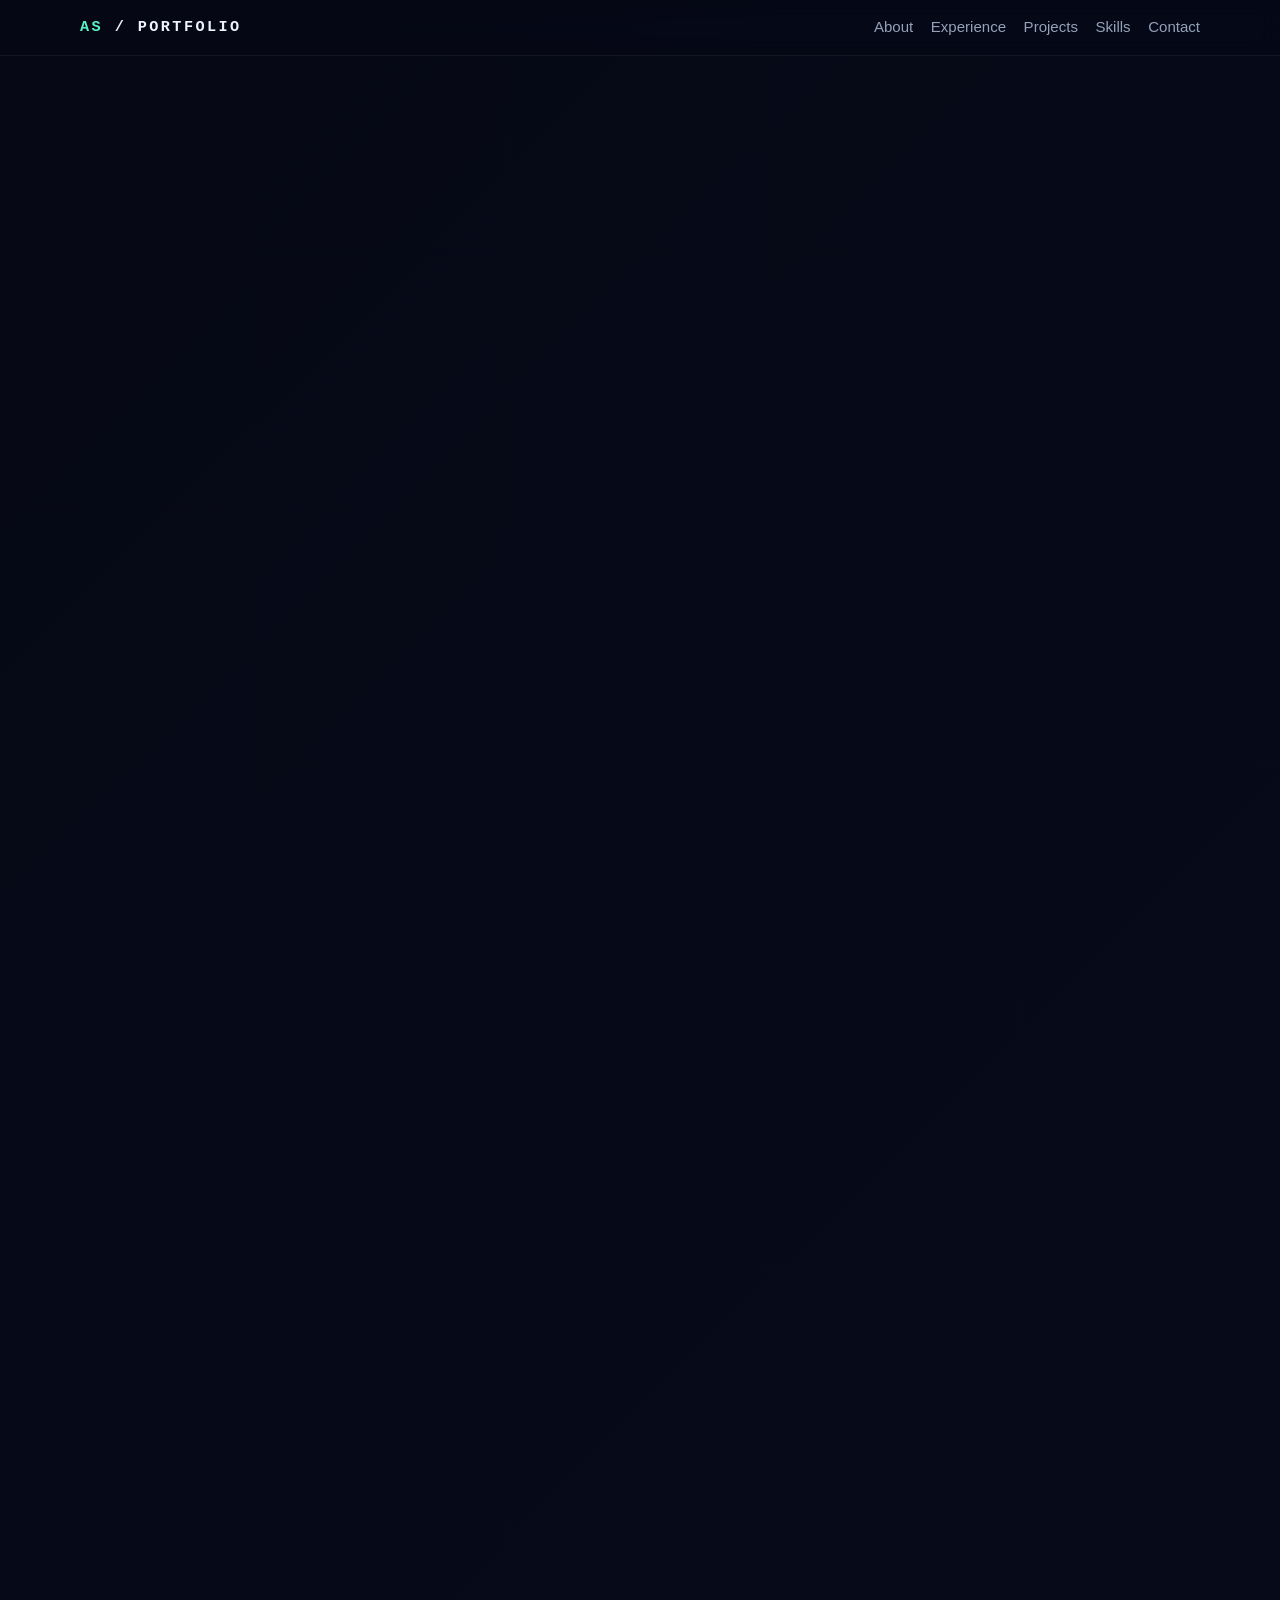
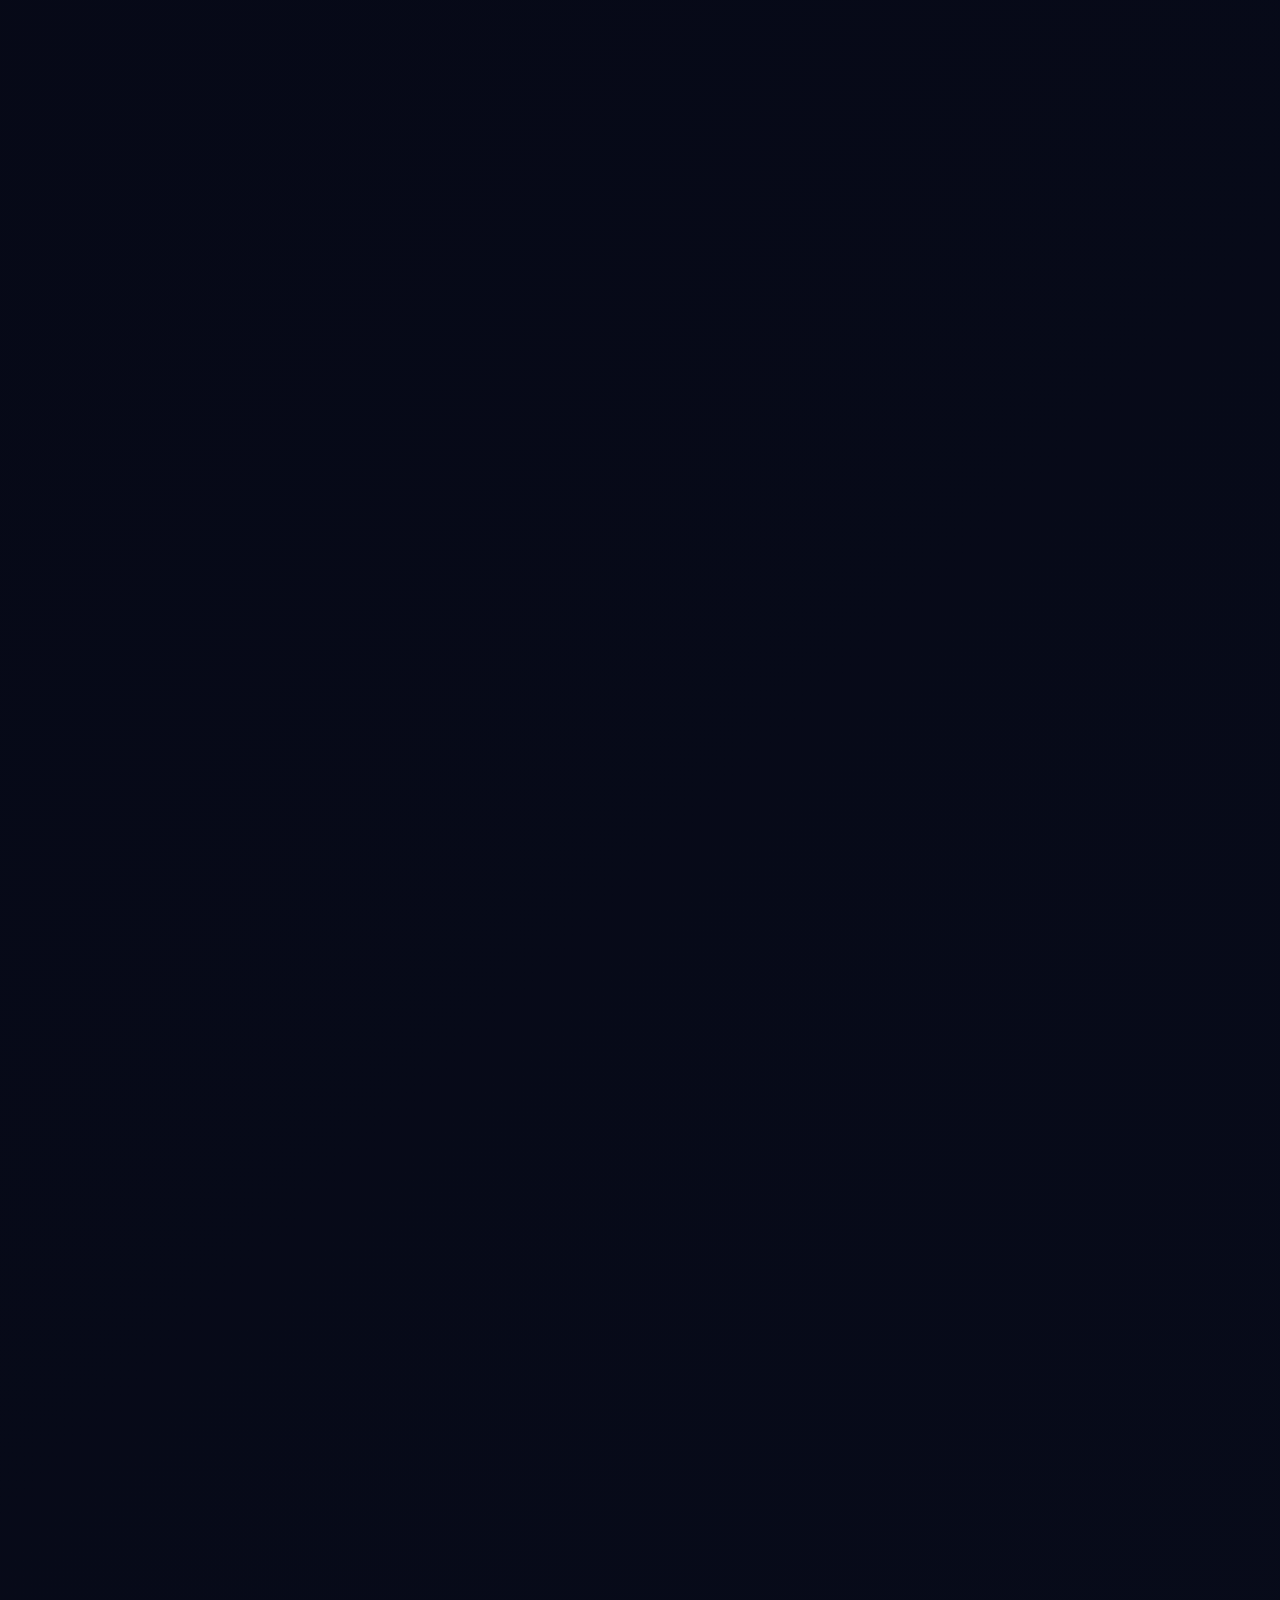
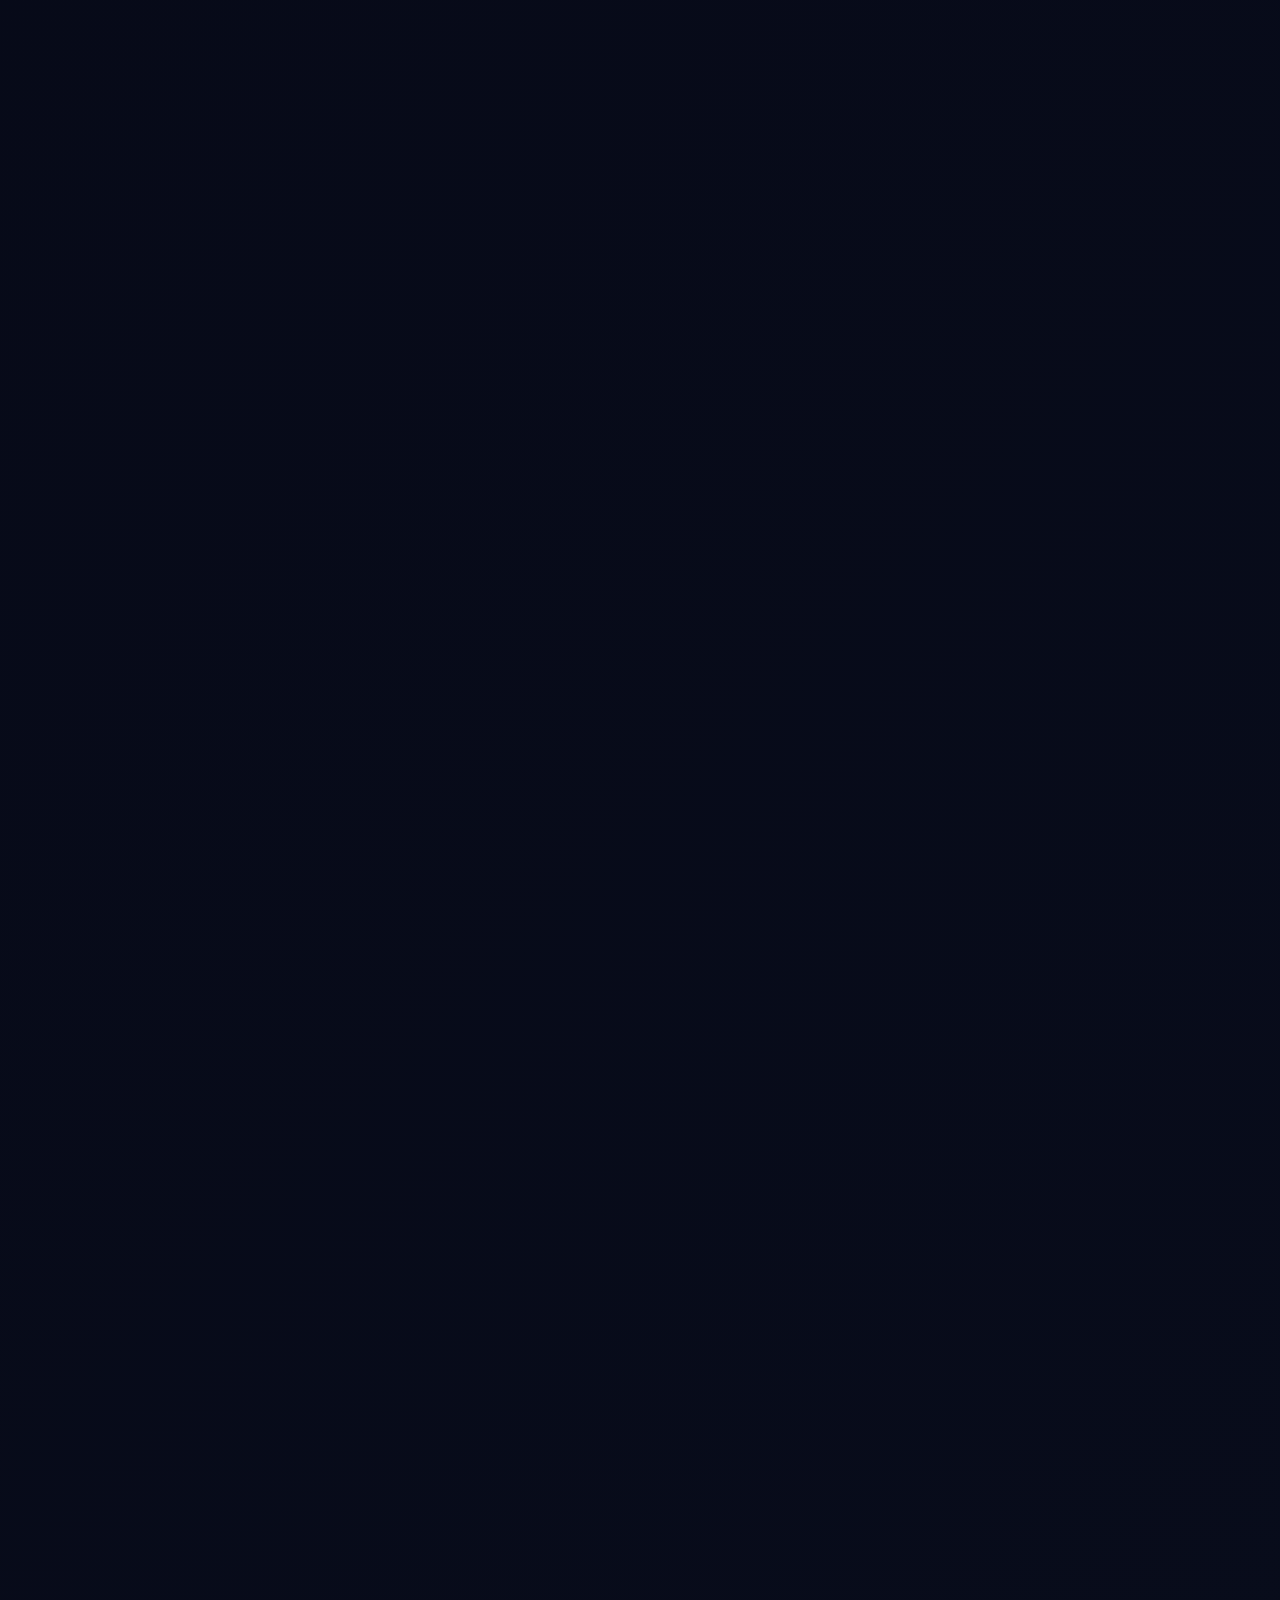
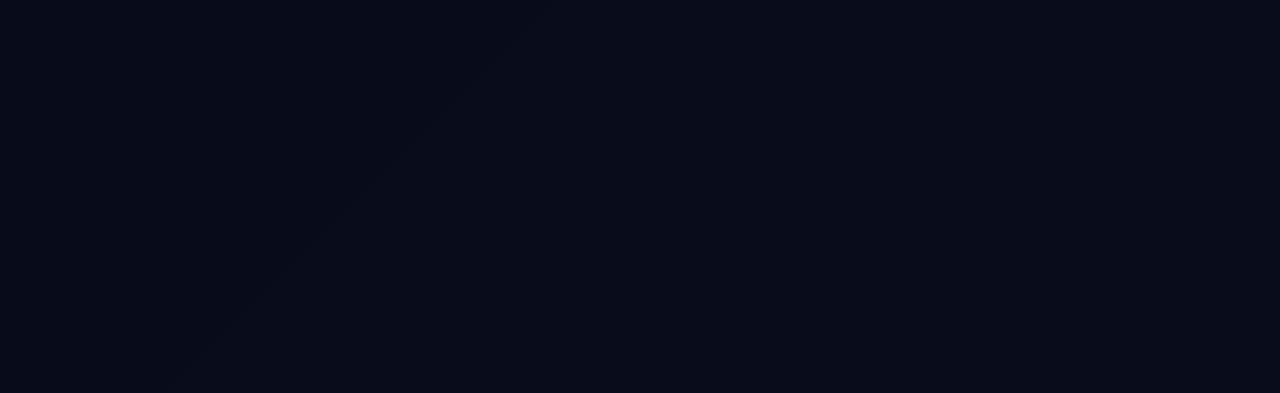
<file: index.html>
﻿<!DOCTYPE html>
<html lang="en">
  <head>
    <meta charset="UTF-8" />
    <meta name="viewport" content="width=device-width, initial-scale=1.0" />
    <meta name="description" content="Anuradha Sona is an AI integration and full-stack .NET engineer building enterprise applications, CTI-CRM integrations, and AI-powered automation for global clients." />
    <meta name="theme-color" content="#060816" />
    <title>Anuradha Sona | AI Integration Engineer & Full Stack .NET Developer</title>
    <link rel="stylesheet" href="css/base.css" />
    <link rel="stylesheet" href="css/components.css" />
    <link rel="stylesheet" href="css/animations.css" />
  </head>
  <body>
    <div class="loading-screen" aria-hidden="true"><span>Loading portfolio…</span></div>
    <header class="site-header">
      <div class="container nav">
        <a class="brand" href="#hero"><span>AS</span> / portfolio</a>
        <nav aria-label="Primary navigation">
          <ul class="nav-links">
            <li><a href="#about">About</a></li>
            <li><a href="#experience">Experience</a></li>
            <li><a href="#projects">Projects</a></li>
            <li><a href="#skills">Skills</a></li>
            <li><a href="#contact">Contact</a></li>
          </ul>
        </nav>
      </div>
    </header>

    <main>
      <section class="hero" id="hero">
        <div class="hero-orb orb-one"></div>
        <div class="hero-orb orb-two"></div>
        <div class="container hero-grid">
          <div class="hero-copy reveal">
            <div class="eyebrow">AI Integration Engineer & Full Stack .NET Developer</div>
            <h1>Building <span>AI-powered enterprise workflows</span><br />with modern full-stack engineering.</h1>
            <p class="section-copy">I build AI-enabled contact-center platforms, enterprise integrations, and full-stack .NET applications that reduce effort and accelerate business operations. My work spans ASP.NET Core, REST APIs, integration architecture, agentic AI, and cloud-ready delivery.</p>
            <div class="hero-actions">
              <a class="btn btn-primary" href="#projects">Explore projects</a>
              <a class="btn btn-secondary" href="#contact">Let’s connect</a>
            </div>
            <ul class="hero-highlights">
              <li class="chip">.NET & ASP.NET Core</li>
              <li class="chip">CTI / CRM integrations</li>
              <li class="chip">Agentic AI</li>
              <li class="chip">Cloud automation</li>
            </ul>
          </div>
          <aside class="hero-card panel parallax-card reveal">
            <div class="avatar">AS</div>
            <h3>Anuradha Sona</h3>
            <p>Delhi, India · Open to remote, hybrid, and on-site roles</p>
            <div class="stat-grid">
              <div class="stat-box"><strong>3.3+</strong><span>Years experience</span></div>
              <div class="stat-box"><strong>10+</strong><span>CRM integrations</span></div>
              <div class="stat-box"><strong>5</strong><span>International launches</span></div>
              <div class="stat-box"><strong>1</strong><span>Agentic AI copilot in production</span></div>
            </div>
            <div class="chip">Available for AI integration, backend, and product engineering roles</div>
          </aside>
        </div>
      </section>

      <section id="about">
        <div class="container">
          <div class="eyebrow">About me</div>
          <h2 class="section-title">Engineer by craft, <span>automation thinker</span> by choice.</h2>
          <p class="section-copy reveal">I’m a software engineer with 3.3+ years of experience building enterprise web applications, CTI-CRM integrations, and AI-enabled automation for global clients. My work blends backend architecture, cloud-ready integrations, and measurable product impact.</p>
          <div class="about-grid" style="margin-top:1.2rem;">
            <div class="panel reveal" style="padding:1.25rem; border-radius: var(--radius-lg);">
              <p>At Consilium Software, I work on contact-center automation, agent monitoring, and end-to-end integrations that connect Cisco, Webex, Genesys, Salesforce, ServiceNow, SAP, Zoho, and Jack Henry. I enjoy turning complex business requirements into elegant, production-ready systems.</p>
              <p>I’ve also contributed to AI-driven features using OpenAI GPT, Whisper AI, LangChain, and agentic workflows that reduce effort and improve operational efficiency. My goal is to build tools that are practical, scalable, and useful in the real world.</p>
              <div class="focus-list">
                <div class="focus-item"><strong>Enterprise integrations</strong><span>Cisco, Webex, Genesys, CRM connectors</span></div>
                <div class="focus-item"><strong>Full-stack delivery</strong><span>.NET, APIs, Angular, cloud services</span></div>
                <div class="focus-item"><strong>AI automation</strong><span>OpenAI, LangChain, copilots, summaries</span></div>
              </div>
            </div>
            <div class="panel reveal" style="padding:1.25rem; border-radius: var(--radius-lg);">
              <div class="timeline-card" style="margin-bottom:0.8rem;">
                <div class="timeline-head">
                  <h3>B.Tech in Computer Science & Engineering</h3>
                  <span class="timeline-meta">2018 – 2022</span>
                </div>
                <p style="margin:0; color: var(--muted);">Dr. APJ Abdul Kalam Women’s Institute of Technology</p>
              </div>
              <div class="timeline-card">
                <div class="timeline-head">
                  <h3>Professional growth in enterprise software</h3>
                  <span class="timeline-meta">2023 – Present</span>
                </div>
                <p style="margin:0; color: var(--muted);">Hands-on work across contact center, CRM, cloud, and AI integration domains.</p>
              </div>
            </div>
          </div>
        </div>
      </section>

      <section id="experience">
        <div class="container">
          <div class="eyebrow">Work history</div>
          <h2 class="section-title">Experience shaped around <span>product impact</span>.</h2>
          <div class="timeline reveal">
            <article class="timeline-card">
              <div class="timeline-head">
                <h3>Software Engineer · Consilium Software Pvt. Ltd.</h3>
                <span class="timeline-meta">Nov 2023 – Present</span>
              </div>
              <ul>
                <li>Engineered CTI-CRM integration connectors across Cisco UCCE, UCCX, and Webex Contact Center with Salesforce, ServiceNow, SAP, Zoho, and Jack Henry, enabling unified agent workflows across 5+ enterprise platforms.</li>
                <li>Delivered two international client projects in Mexico and Kuwait end to end, from architecture to go-live, with direct client engagement and production deployment.</li>
                <li>Built UniSupervisor, a real-time supervisor dashboard on ASP.NET Core and SignalR, reducing supervisor response time by about 30%.</li>
                <li>Integrated agentic AI with LangChain and OpenAI GPT into UniAgent for summarization and next-best-action support, cutting average handling time by roughly 20%.</li>
                <li>Architected UniCloud on Genesys Cloud to automate employee lifecycle and WebRTC phone provisioning, reducing manual provisioning effort by about 60%.</li>
              </ul>
            </article>
            <article class="timeline-card">
              <div class="timeline-head">
                <h3>Software Developer Trainee · Great Developers Info Tech Pvt. Ltd.</h3>
                <span class="timeline-meta">May – Oct 2023</span>
              </div>
              <ul>
                <li>Enhanced an LMS platform using ASP.NET MVC and SQL Server, improving content delivery and driving a 25% increase in user adoption.</li>
                <li>Implemented JWT authentication and AES cryptography in ASP.NET Core and built secure RESTful APIs for scalable applications.</li>
              </ul>
            </article>
          </div>
        </div>
      </section>

      <section id="projects">
        <div class="container">
          <div class="eyebrow">Selected work</div>
          <h2 class="section-title">Projects that reflect <span>depth and versatility</span>.</h2>
          <div class="project-grid">
            <article class="project-card featured reveal">
              <div class="tag-row"><span class="tag">Featured</span><span class="tag">Enterprise</span></div>
              <h3>Webex CTI-CRM Integration Suite</h3>
              <p>Delivered enterprise connectors for Webex Contact Center with five CRMs — Salesforce, ServiceNow, SAP, Zoho, and Jack Henry — supporting screen pop, call logging, and workflow automation.</p>
              <div class="tag-row"><span class="tag">ASP.NET Core</span><span class="tag">REST APIs</span><span class="tag">CTI</span><span class="tag">CRM</span></div>
              <p class="project-note">Private client implementation; code not shared publicly.</p>
            </article>
            <article class="project-card reveal">
              <div class="tag-row"><span class="tag">Professional</span></div>
              <h3>UniCloud Automation Platform</h3>
              <p>Built a Genesys Cloud-based lifecycle automation platform for employee provisioning and WebRTC phone setup, reducing manual effort by around 60%.</p>
              <div class="tag-row"><span class="tag">Genesys Cloud</span><span class="tag">WebRTC</span><span class="tag">Automation</span></div>
              <p class="project-note">Private enterprise platform; source code remains internal.</p>
            </article>
            <article class="project-card reveal">
              <div class="tag-row"><span class="tag">Professional</span></div>
              <h3>UniSupervisor Dashboard</h3>
              <p>Built a real-time supervisor experience for monitoring agents and analytics through SignalR-backed interfaces and live data views.</p>
              <div class="tag-row"><span class="tag">SignalR</span><span class="tag">ASP.NET Core</span><span class="tag">Analytics</span></div>
              <p class="project-note">Client-facing product; repository is private.</p>
            </article>
            <article class="project-card reveal">
              <div class="tag-row"><span class="tag">AI product</span></div>
              <h3>AIContentHub.API</h3>
              <p>Created a modular .NET 8 API for media processing, Whisper transcription, and GPT-based content generation for intelligent digital workflows.</p>
              <div class="tag-row"><span class="tag">.NET 8</span><span class="tag">OpenAI</span><span class="tag">Whisper</span><span class="tag">Azure</span></div>
              <a class="project-link" href="https://github.com/anuradhasona" target="_blank" rel="noreferrer">View GitHub profile</a>
            </article>
          </div>
        </div>
      </section>

      <section id="skills">
        <div class="container">
          <div class="eyebrow">Technical skills</div>
          <h2 class="section-title">The stack behind <span>modern delivery</span>.</h2>
          <div class="skills-grid">
            <div class="panel reveal">
              <h3>AI & intelligent systems</h3>
              <div class="skill-list">
                <div class="skill-item"><strong>Agentic AI</strong><span>Expert</span></div>
                <div class="skill-item"><strong>OpenAI GPT</strong><span>Expert</span></div>
                <div class="skill-item"><strong>Whisper AI</strong><span>Advanced</span></div>
                <div class="skill-item"><strong>LangChain</strong><span>Advanced</span></div>
                <div class="skill-item"><strong>Prompt engineering</strong><span>Advanced</span></div>
              </div>
            </div>
            <div class="panel reveal">
              <h3>Backend & integrations</h3>
              <div class="skill-list">
                <div class="skill-item"><strong>C# / .NET</strong><span>Expert</span></div>
                <div class="skill-item"><strong>ASP.NET Core</strong><span>Expert</span></div>
                <div class="skill-item"><strong>REST APIs / SignalR</strong><span>Advanced</span></div>
                <div class="skill-item"><strong>Cisco / Webex / Genesys</strong><span>Advanced</span></div>
                <div class="skill-item"><strong>Salesforce / SAP / Zoho</strong><span>Advanced</span></div>
              </div>
            </div>
            <div class="panel reveal">
              <h3>Frontend & tools</h3>
              <div class="skill-list">
                <div class="skill-item"><strong>Angular / TypeScript</strong><span>Advanced</span></div>
                <div class="skill-item"><strong>JavaScript / HTML / CSS</strong><span>Advanced</span></div>
                <div class="skill-item"><strong>SQL Server / EF</strong><span>Advanced</span></div>
                <div class="skill-item"><strong>Azure / AWS / Docker</strong><span>Working</span></div>
                <div class="skill-item"><strong>Git / GitHub / CI/CD</strong><span>Advanced</span></div>
              </div>
            </div>
          </div>
        </div>
      </section>

      <section id="contact">
        <div class="container contact-grid">
          <div class="contact-copy reveal">
            <div class="eyebrow">Contact</div>
            <h2 class="section-title">Open to <span>high-impact roles</span> and collaborations.</h2>
            <p class="section-copy">If you’re hiring for full-stack engineering, integration architecture, contact-center automation, or AI-enabled product work, I’d love to connect.</p>
            <div class="contact-list">
              <a class="contact-link" href="https://mail.google.com/mail/?view=cm&fs=1&to=anuradhasona179@gmail.com&su=Portfolio%20Inquiry&body=Hi%20Anuradha%2C%20I%20saw%20your%20portfolio%20and%20would%20like%20to%20connect." target="_blank" rel="noopener noreferrer"><span>Email</span><strong>anuradhasona179@gmail.com</strong></a>
              <a class="contact-link" href="https://github.com/anuradhasona" target="_blank" rel="noreferrer"><span>GitHub</span><strong>anuradhasona</strong></a>
              <a class="contact-link" href="https://www.linkedin.com/in/anuradhasona" target="_blank" rel="noreferrer"><span>LinkedIn</span><strong>anuradhasona</strong></a>
            </div>
          </div>
          <div class="contact-card panel reveal">
            <h3 style="margin-top:0;">Start a conversation</h3>
            <p class="contact-card-copy">For roles, collaborations, or product conversations, email directly and I’ll reply within 1–2 business days.</p>
            <a class="btn btn-primary" href="https://mail.google.com/mail/?view=cm&fs=1&to=anuradhasona179@gmail.com&su=Portfolio%20Inquiry&body=Hi%20Anuradha%2C%20I%20saw%20your%20portfolio%20and%20would%20like%20to%20connect." target="_blank" rel="noopener noreferrer">Email Anuradha</a>
            <p class="contact-card-copy" style="margin-top:0.8rem;">Prefer LinkedIn? <a class="inline-link" href="https://www.linkedin.com/in/anuradhasona" target="_blank" rel="noreferrer">Open my profile</a>.</p>
          </div>
        </div>
      </section>
    </main>

    <footer class="site-footer">
      <div class="container">© 2026 Anuradha Sona · Built for recruiters, founders, and modern product teams.</div>
    </footer>

    <script defer src="js/main.js"></script>
    <script defer src="js/animations.js"></script>
  </body>
</html>
</file>
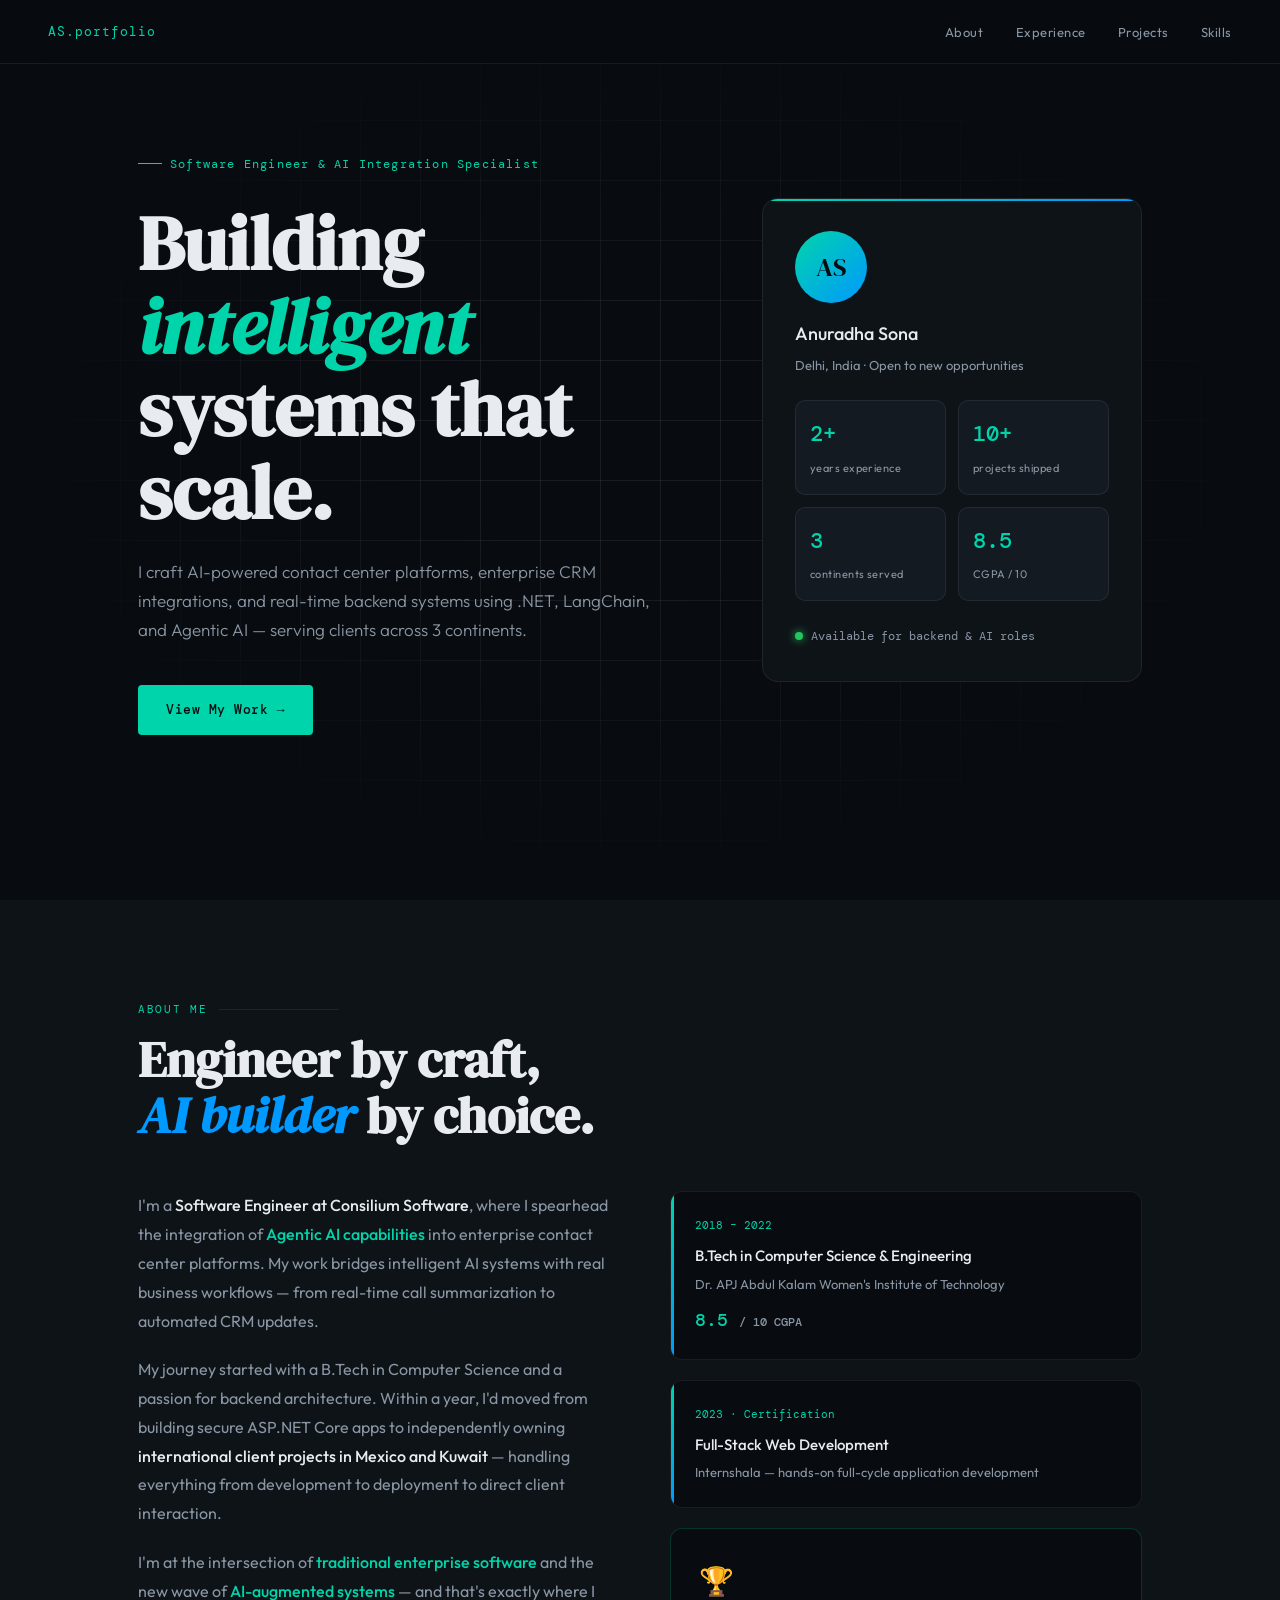
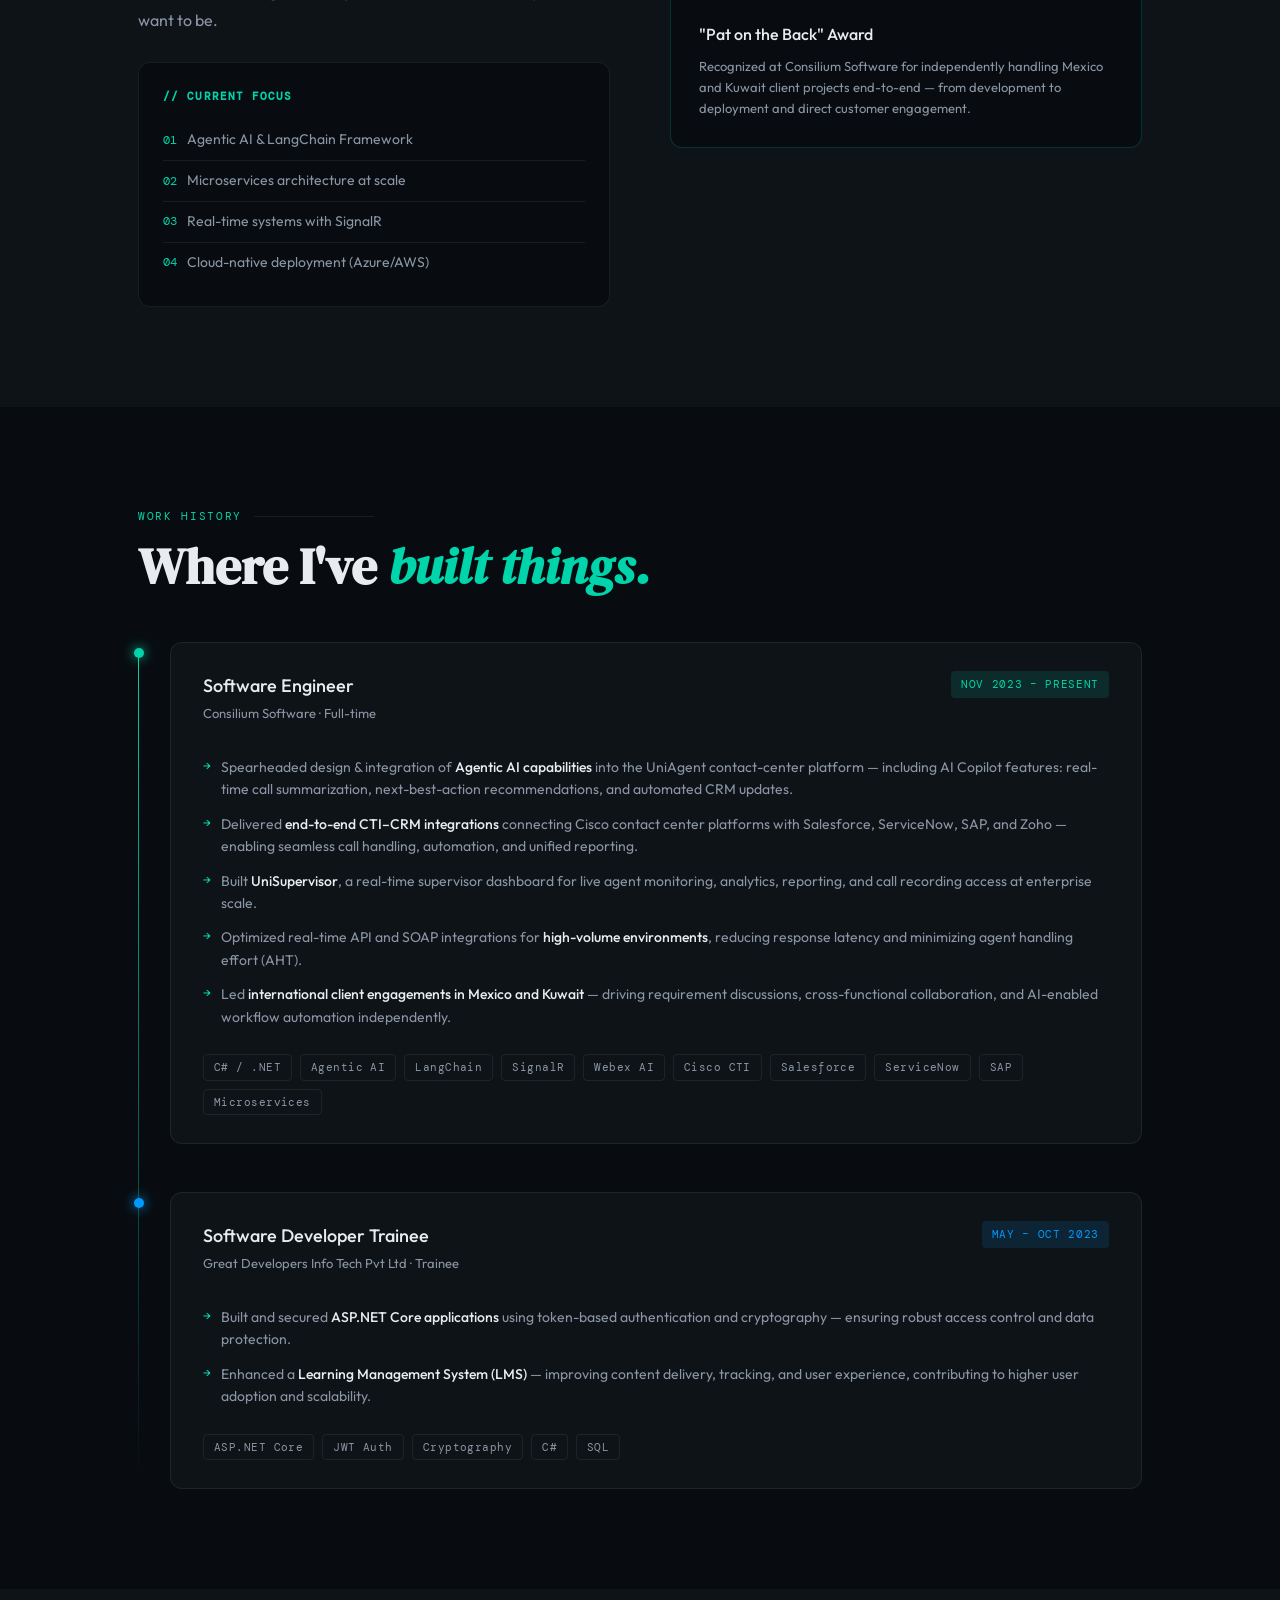
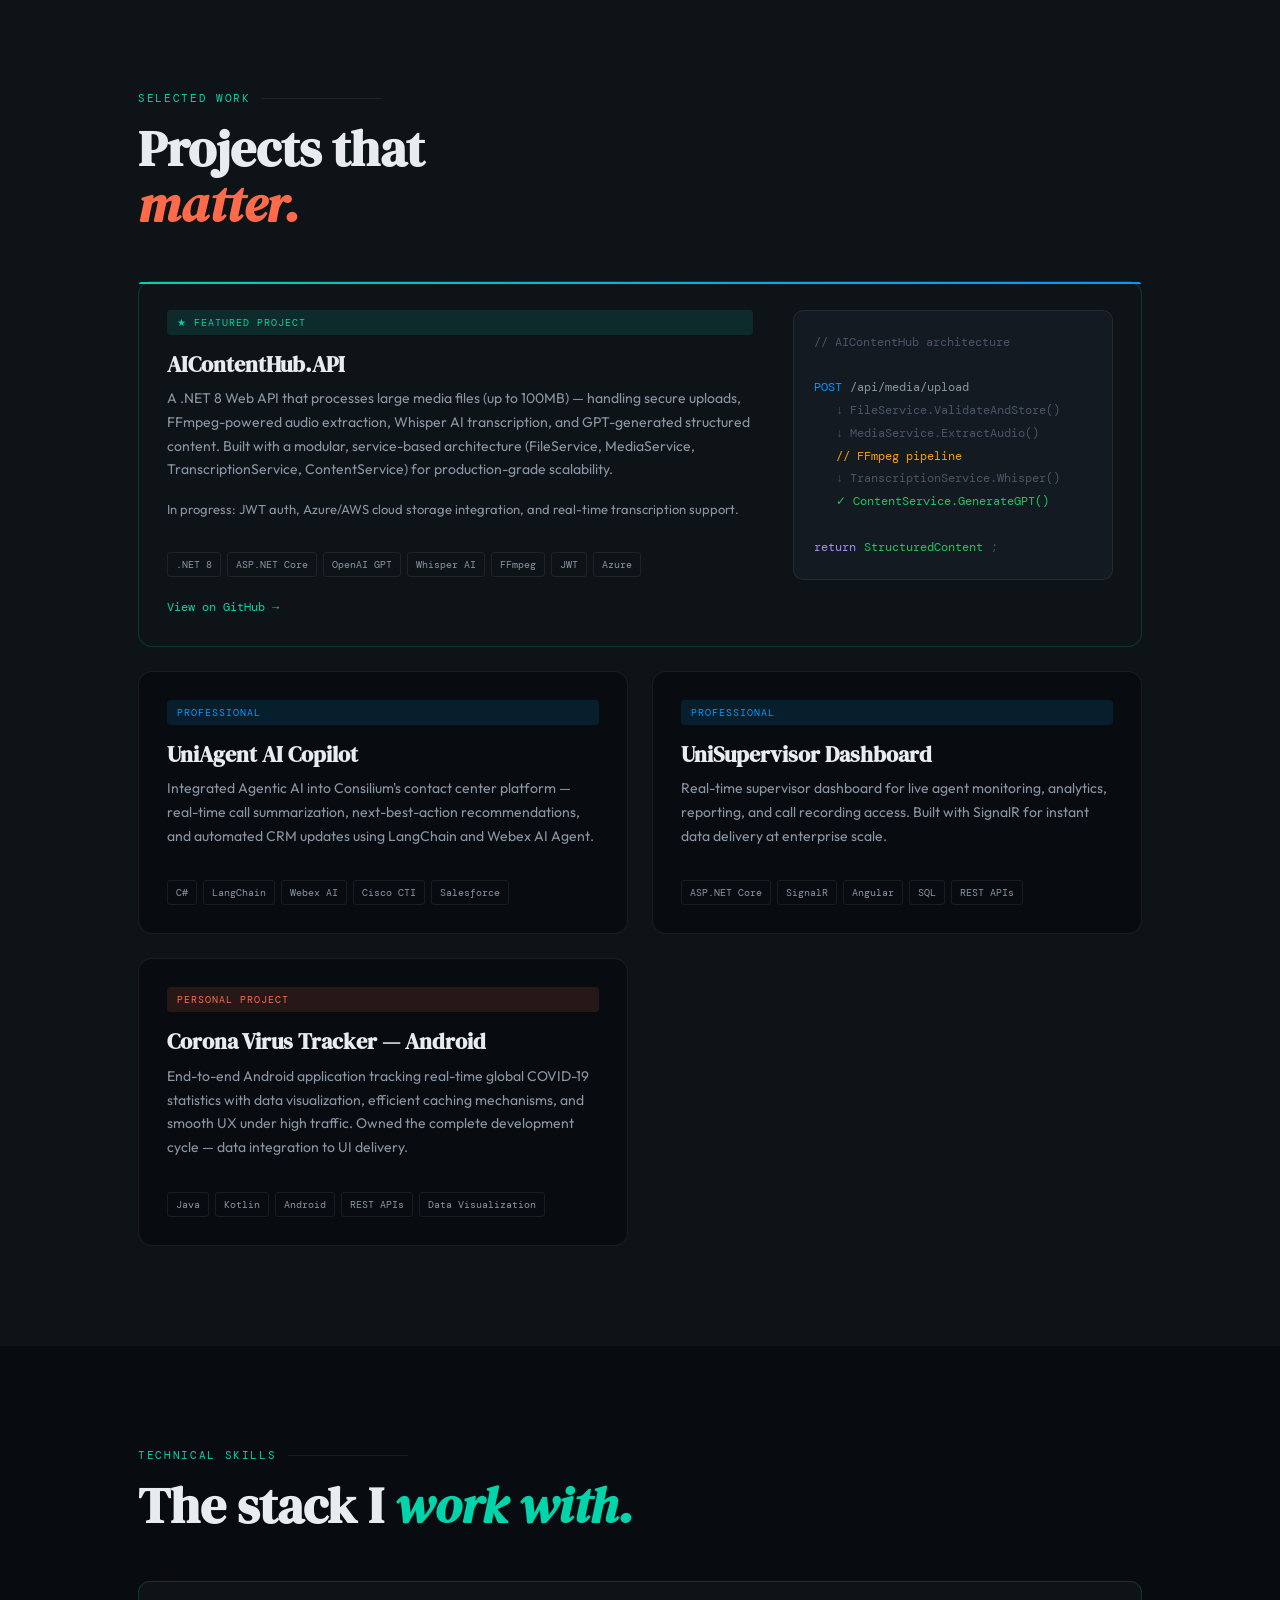
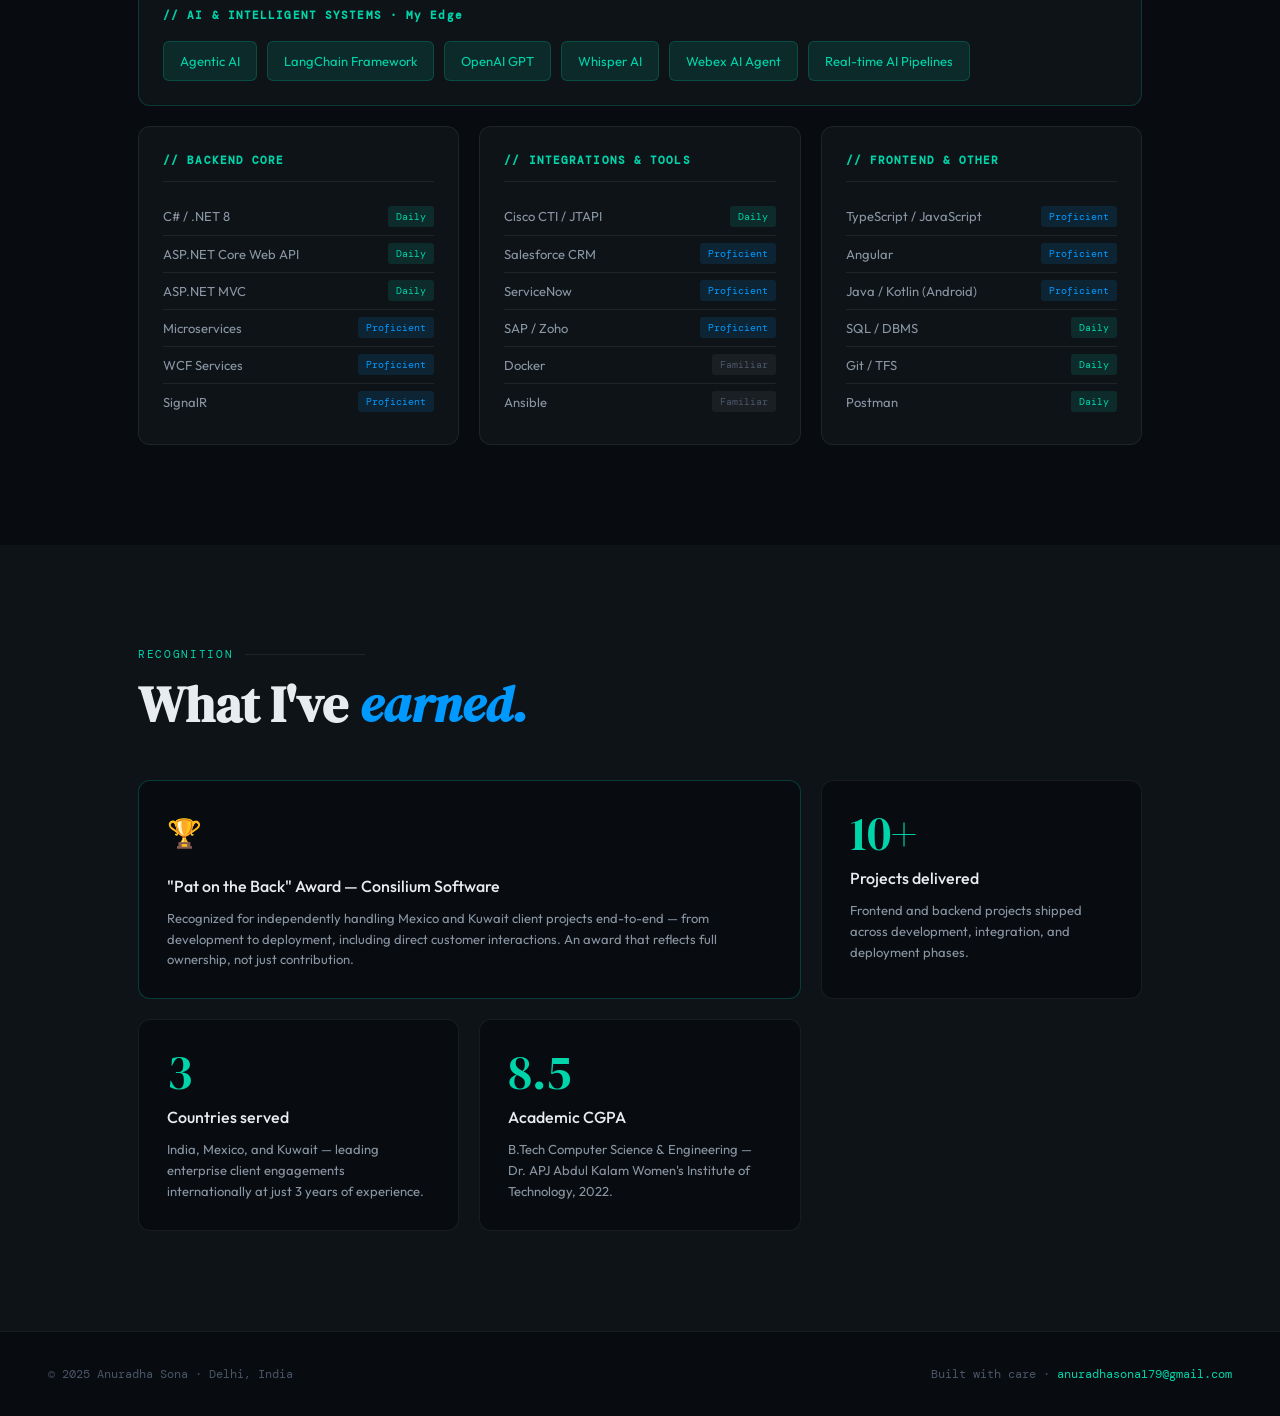
<file: anuradha_portfolio (1).html>
<!DOCTYPE html>
<html lang="en">
<head>
<meta charset="UTF-8"/>
<meta name="viewport" content="width=device-width, initial-scale=1.0"/>
<title>Anuradha Sona — Software Engineer & AI Integration Specialist</title>
<link href="https://fonts.googleapis.com/css2?family=DM+Serif+Display:ital@0;1&family=DM+Mono:wght@400;500&family=Outfit:wght@300;400;500;600&display=swap" rel="stylesheet"/>
<style>
  *, *::before, *::after { box-sizing: border-box; margin: 0; padding: 0; }

  :root {
    --bg: #080c10;
    --bg2: #0e1318;
    --bg3: #141a22;
    --border: rgba(255,255,255,0.07);
    --border2: rgba(255,255,255,0.12);
    --text: #e8ecf0;
    --text2: #8a96a4;
    --text3: #4a5568;
    --accent: #00d4aa;
    --accent2: #0099ff;
    --accent3: #ff6b4a;
    --accent-dim: rgba(0,212,170,0.12);
    --font-display: 'DM Serif Display', serif;
    --font-body: 'Outfit', sans-serif;
    --font-mono: 'DM Mono', monospace;
  }

  html { scroll-behavior: smooth; }
  body {
    background: var(--bg);
    color: var(--text);
    font-family: var(--font-body);
    font-size: 16px;
    line-height: 1.7;
    overflow-x: hidden;
  }

  /* SCROLLBAR */
  ::-webkit-scrollbar { width: 4px; }
  ::-webkit-scrollbar-track { background: var(--bg); }
  ::-webkit-scrollbar-thumb { background: var(--accent); border-radius: 2px; }

  /* NAV */
  nav {
    position: fixed; top: 0; left: 0; right: 0; z-index: 100;
    display: flex; align-items: center; justify-content: space-between;
    padding: 18px 48px;
    background: rgba(8,12,16,0.85);
    backdrop-filter: blur(20px);
    border-bottom: 1px solid var(--border);
  }
  .nav-logo {
    font-family: var(--font-mono);
    font-size: 13px;
    color: var(--accent);
    letter-spacing: 0.08em;
    text-decoration: none;
  }
  .nav-links { display: flex; gap: 32px; list-style: none; }
  .nav-links a {
    font-size: 13px;
    font-weight: 400;
    color: var(--text2);
    text-decoration: none;
    letter-spacing: 0.04em;
    transition: color 0.2s;
  }
  .nav-links a:hover { color: var(--accent); }
  .nav-cta {
    font-size: 12px;
    font-weight: 500;
    font-family: var(--font-mono);
    color: var(--bg);
    background: var(--accent);
    padding: 8px 18px;
    border-radius: 4px;
    text-decoration: none;
    letter-spacing: 0.04em;
    transition: opacity 0.2s;
  }
  .nav-cta:hover { opacity: 0.85; }

  /* SECTIONS */
  section { padding: 100px 0; position: relative; }
  .container { max-width: 1100px; margin: 0 auto; padding: 0 48px; }

  /* HERO */
  #hero {
    min-height: 100vh;
    display: flex; align-items: center;
    padding-top: 80px;
    position: relative;
    overflow: hidden;
  }
  .hero-grid {
    display: grid;
    grid-template-columns: 1fr 380px;
    gap: 60px;
    align-items: center;
    width: 100%;
  }
  .hero-tag {
    display: inline-flex; align-items: center; gap: 8px;
    font-family: var(--font-mono);
    font-size: 12px;
    color: var(--accent);
    letter-spacing: 0.1em;
    margin-bottom: 28px;
  }
  .hero-tag::before {
    content: '';
    display: block;
    width: 24px; height: 1px;
    background: var(--accent);
  }
  h1 {
    font-family: var(--font-display);
    font-size: clamp(48px, 6vw, 80px);
    line-height: 1.08;
    color: var(--text);
    margin-bottom: 24px;
  }
  h1 em {
    font-style: italic;
    color: var(--accent);
  }
  .hero-sub {
    font-size: 17px;
    font-weight: 300;
    color: var(--text2);
    line-height: 1.7;
    margin-bottom: 40px;
    max-width: 520px;
  }
  .hero-btns { display: flex; gap: 16px; flex-wrap: wrap; }
  .btn-primary {
    font-family: var(--font-mono);
    font-size: 13px;
    font-weight: 500;
    color: var(--bg);
    background: var(--accent);
    padding: 14px 28px;
    border-radius: 4px;
    text-decoration: none;
    letter-spacing: 0.04em;
    transition: transform 0.2s, opacity 0.2s;
    display: inline-block;
  }
  .btn-primary:hover { transform: translateY(-2px); opacity: 0.9; }
  .btn-outline {
    font-family: var(--font-mono);
    font-size: 13px;
    font-weight: 500;
    color: var(--text);
    border: 1px solid var(--border2);
    padding: 14px 28px;
    border-radius: 4px;
    text-decoration: none;
    letter-spacing: 0.04em;
    transition: border-color 0.2s, color 0.2s;
    display: inline-block;
  }
  .btn-outline:hover { border-color: var(--accent); color: var(--accent); }

  /* HERO CARD */
  .hero-card {
    background: var(--bg2);
    border: 1px solid var(--border);
    border-radius: 16px;
    padding: 32px;
    position: relative;
    overflow: hidden;
  }
  .hero-card::before {
    content: '';
    position: absolute; top: 0; left: 0; right: 0;
    height: 2px;
    background: linear-gradient(90deg, var(--accent), var(--accent2));
  }
  .avatar {
    width: 72px; height: 72px;
    border-radius: 50%;
    background: linear-gradient(135deg, var(--accent), var(--accent2));
    display: flex; align-items: center; justify-content: center;
    font-family: var(--font-display);
    font-size: 26px;
    color: var(--bg);
    margin-bottom: 16px;
  }
  .hero-card h3 {
    font-family: var(--font-body);
    font-size: 18px;
    font-weight: 500;
    color: var(--text);
    margin-bottom: 4px;
  }
  .hero-card p {
    font-size: 13px;
    color: var(--text2);
    margin-bottom: 24px;
  }
  .stat-row { display: grid; grid-template-columns: 1fr 1fr; gap: 12px; margin-bottom: 20px; }
  .stat-box {
    background: var(--bg3);
    border: 1px solid var(--border);
    border-radius: 10px;
    padding: 14px;
  }
  .stat-num {
    font-family: var(--font-mono);
    font-size: 22px;
    font-weight: 500;
    color: var(--accent);
    display: block;
  }
  .stat-label { font-size: 11px; color: var(--text2); letter-spacing: 0.04em; }
  .status-dot {
    display: inline-flex; align-items: center; gap: 8px;
    font-size: 12px;
    color: var(--text2);
    font-family: var(--font-mono);
  }
  .status-dot::before {
    content: '';
    width: 8px; height: 8px;
    border-radius: 50%;
    background: #22c55e;
    box-shadow: 0 0 8px #22c55e;
    animation: pulse 2s infinite;
  }
  @keyframes pulse {
    0%, 100% { opacity: 1; }
    50% { opacity: 0.5; }
  }

  /* GRID BG */
  .grid-bg {
    position: absolute; inset: 0; z-index: 0;
    background-image:
      linear-gradient(var(--border) 1px, transparent 1px),
      linear-gradient(90deg, var(--border) 1px, transparent 1px);
    background-size: 60px 60px;
    mask-image: radial-gradient(ellipse at center, black 20%, transparent 70%);
  }
  #hero .container { position: relative; z-index: 1; }

  /* SECTION LABEL */
  .section-label {
    font-family: var(--font-mono);
    font-size: 11px;
    color: var(--accent);
    letter-spacing: 0.15em;
    text-transform: uppercase;
    margin-bottom: 12px;
    display: flex; align-items: center; gap: 12px;
  }
  .section-label::after {
    content: '';
    flex: 1;
    height: 1px;
    background: var(--border);
    max-width: 120px;
  }
  h2 {
    font-family: var(--font-display);
    font-size: clamp(34px, 4vw, 52px);
    line-height: 1.1;
    color: var(--text);
    margin-bottom: 48px;
  }

  /* ABOUT */
  #about { background: var(--bg2); }
  .about-grid { display: grid; grid-template-columns: 1fr 1fr; gap: 60px; align-items: start; }
  .about-text p { font-size: 16px; color: var(--text2); line-height: 1.8; margin-bottom: 20px; }
  .about-text p strong { color: var(--text); font-weight: 500; }
  .about-text p .hl { color: var(--accent); font-weight: 500; }
  .focus-card {
    background: var(--bg);
    border: 1px solid var(--border);
    border-radius: 12px;
    padding: 24px;
    margin-top: 28px;
  }
  .focus-card h4 {
    font-family: var(--font-mono);
    font-size: 11px;
    color: var(--accent);
    letter-spacing: 0.1em;
    margin-bottom: 14px;
  }
  .focus-item {
    display: flex; align-items: center; gap: 10px;
    font-size: 14px; color: var(--text2);
    padding: 8px 0;
    border-bottom: 1px solid var(--border);
  }
  .focus-item:last-child { border-bottom: none; }
  .focus-item span:first-child { color: var(--accent); font-family: var(--font-mono); font-size: 12px; }
  .about-right { }
  .edu-card {
    background: var(--bg);
    border: 1px solid var(--border);
    border-radius: 12px;
    padding: 24px;
    margin-bottom: 20px;
    position: relative;
    overflow: hidden;
  }
  .edu-card::before {
    content: '';
    position: absolute; left: 0; top: 0; bottom: 0;
    width: 3px;
    background: linear-gradient(180deg, var(--accent), var(--accent2));
  }
  .edu-card h4 { font-size: 15px; font-weight: 500; color: var(--text); margin-bottom: 4px; }
  .edu-card p { font-size: 13px; color: var(--text2); }
  .edu-card .year { font-family: var(--font-mono); font-size: 11px; color: var(--accent); margin-bottom: 8px; }
  .cgpa { font-family: var(--font-mono); font-size: 18px; color: var(--accent); font-weight: 500; margin-top: 10px; }
  .cgpa span { font-size: 12px; color: var(--text2); }

  /* EXPERIENCE */
  .timeline { position: relative; padding-left: 32px; }
  .timeline::before {
    content: '';
    position: absolute; left: 0; top: 8px; bottom: 8px;
    width: 1px;
    background: linear-gradient(180deg, var(--accent), transparent);
  }
  .timeline-item { position: relative; margin-bottom: 48px; }
  .timeline-item:last-child { margin-bottom: 0; }
  .timeline-dot {
    position: absolute; left: -36px; top: 6px;
    width: 10px; height: 10px;
    border-radius: 50%;
    background: var(--accent);
    box-shadow: 0 0 12px var(--accent);
  }
  .exp-card {
    background: var(--bg2);
    border: 1px solid var(--border);
    border-radius: 12px;
    padding: 28px 32px;
    transition: border-color 0.3s;
  }
  .exp-card:hover { border-color: var(--border2); }
  .exp-head { display: flex; justify-content: space-between; align-items: flex-start; flex-wrap: wrap; gap: 12px; margin-bottom: 6px; }
  .exp-title { font-size: 18px; font-weight: 500; color: var(--text); }
  .exp-period {
    font-family: var(--font-mono);
    font-size: 11px;
    color: var(--accent);
    background: var(--accent-dim);
    padding: 4px 10px;
    border-radius: 4px;
    letter-spacing: 0.06em;
  }
  .exp-company { font-size: 13px; color: var(--text2); margin-bottom: 20px; font-weight: 400; }
  .exp-bullets { list-style: none; }
  .exp-bullets li {
    font-size: 14px; color: var(--text2);
    padding: 6px 0 6px 18px;
    position: relative;
    line-height: 1.6;
  }
  .exp-bullets li::before {
    content: '→';
    position: absolute; left: 0;
    color: var(--accent);
    font-size: 12px;
  }
  .exp-bullets li strong { color: var(--text); font-weight: 500; }
  .exp-tags { display: flex; flex-wrap: wrap; gap: 8px; margin-top: 20px; }
  .exp-tag {
    font-family: var(--font-mono);
    font-size: 11px;
    color: var(--text3);
    border: 1px solid var(--border);
    padding: 3px 10px;
    border-radius: 4px;
    letter-spacing: 0.04em;
    color: var(--text2);
  }

  /* PROJECTS */
  #projects { background: var(--bg2); }
  .projects-grid { display: grid; grid-template-columns: 1fr 1fr; gap: 24px; }
  .project-card {
    background: var(--bg);
    border: 1px solid var(--border);
    border-radius: 14px;
    padding: 28px;
    transition: transform 0.3s, border-color 0.3s;
    position: relative;
    display: flex;
    flex-direction: column;
  }
  .project-card:hover { transform: translateY(-4px); border-color: var(--border2); }
  .project-card.featured {
    grid-column: span 2;
    background: var(--bg2);
    border-color: rgba(0,212,170,0.2);
    flex-direction: row;
    gap: 40px;
    align-items: flex-start;
  }
  .project-card.featured::before {
    content: '';
    position: absolute; top: 0; left: 0; right: 0;
    height: 2px;
    border-radius: 14px 14px 0 0;
    background: linear-gradient(90deg, var(--accent), var(--accent2));
  }
  .project-card.featured .feat-left {
    flex: 1;
    min-width: 0;
    display: flex;
    flex-direction: column;
  }
  .project-card.featured .feat-right {
    width: 320px;
    flex-shrink: 0;
  }
  .proj-badge {
    font-family: var(--font-mono);
    font-size: 10px;
    letter-spacing: 0.1em;
    padding: 4px 10px;
    border-radius: 4px;
    display: inline-block;
    margin-bottom: 16px;
  }
  .badge-featured { background: var(--accent-dim); color: var(--accent); }
  .badge-work { background: rgba(0,153,255,0.12); color: var(--accent2); }
  .badge-personal { background: rgba(255,107,74,0.12); color: var(--accent3); }
  .project-card h3 {
    font-family: var(--font-display);
    font-size: 22px;
    color: var(--text);
    margin-bottom: 10px;
    line-height: 1.2;
  }
  .project-card p { font-size: 14px; color: var(--text2); line-height: 1.7; margin-bottom: 16px; }
  .proj-stack { display: flex; flex-wrap: wrap; gap: 6px; margin-top: 16px; }
  .proj-tag {
    font-family: var(--font-mono);
    font-size: 10px;
    color: var(--text2);
    border: 1px solid var(--border);
    padding: 3px 8px;
    border-radius: 3px;
  }
  .proj-link {
    display: inline-flex; align-items: center; gap: 6px;
    font-family: var(--font-mono);
    font-size: 12px;
    color: var(--accent);
    text-decoration: none;
    margin-top: 20px;
    transition: gap 0.2s;
  }
  .proj-link:hover { gap: 10px; }
  .feat-visual {
    background: var(--bg3);
    border: 1px solid var(--border);
    border-radius: 10px;
    padding: 20px;
    font-family: var(--font-mono);
    font-size: 12px;
    color: var(--text2);
    line-height: 1.9;
  }
  .feat-visual .line { display: flex; gap: 8px; }
  .feat-visual .c-green { color: #22c55e; }
  .feat-visual .c-blue { color: var(--accent2); }
  .feat-visual .c-amber { color: #f59e0b; }
  .feat-visual .c-purple { color: #a78bfa; }
  .feat-visual .c-dim { color: var(--text3); }

  /* SKILLS */
  .skills-grid { display: grid; grid-template-columns: repeat(3, 1fr); gap: 20px; }
  .skill-group {
    background: var(--bg2);
    border: 1px solid var(--border);
    border-radius: 12px;
    padding: 24px;
  }
  .skill-group h4 {
    font-family: var(--font-mono);
    font-size: 11px;
    color: var(--accent);
    letter-spacing: 0.1em;
    margin-bottom: 16px;
    padding-bottom: 12px;
    border-bottom: 1px solid var(--border);
  }
  .skill-item {
    display: flex; justify-content: space-between; align-items: center;
    padding: 7px 0;
    border-bottom: 1px solid var(--border);
  }
  .skill-item:last-child { border-bottom: none; }
  .skill-name { font-size: 13px; color: var(--text2); }
  .skill-level {
    font-family: var(--font-mono);
    font-size: 10px;
    padding: 2px 8px;
    border-radius: 3px;
  }
  .level-daily { background: rgba(0,212,170,0.12); color: var(--accent); }
  .level-prof { background: rgba(0,153,255,0.12); color: var(--accent2); }
  .level-fam { background: rgba(255,255,255,0.05); color: var(--text3); }
  .ai-spotlight {
    grid-column: span 3;
    background: var(--bg2);
    border: 1px solid rgba(0,212,170,0.2);
    border-radius: 12px;
    padding: 24px;
  }
  .ai-spotlight h4 {
    font-family: var(--font-mono);
    font-size: 11px;
    color: var(--accent);
    letter-spacing: 0.1em;
    margin-bottom: 16px;
  }
  .ai-tags { display: flex; flex-wrap: wrap; gap: 10px; }
  .ai-tag {
    font-size: 13px;
    font-weight: 400;
    color: var(--accent);
    background: var(--accent-dim);
    border: 1px solid rgba(0,212,170,0.2);
    padding: 8px 16px;
    border-radius: 6px;
  }

  /* ACHIEVEMENTS */
  #achievements { background: var(--bg2); }
  .ach-grid { display: grid; grid-template-columns: 1fr 1fr 1fr; gap: 20px; }
  .ach-card {
    background: var(--bg);
    border: 1px solid var(--border);
    border-radius: 12px;
    padding: 28px;
    position: relative;
    overflow: hidden;
    transition: border-color 0.3s;
  }
  .ach-card:hover { border-color: var(--border2); }
  .ach-card.featured-ach {
    border-color: rgba(0,212,170,0.25);
    grid-column: span 2;
  }
  .ach-icon {
    font-size: 28px;
    margin-bottom: 16px;
  }
  .ach-card h3 { font-size: 16px; font-weight: 500; color: var(--text); margin-bottom: 8px; }
  .ach-card p { font-size: 13px; color: var(--text2); line-height: 1.6; }
  .ach-num {
    font-family: var(--font-display);
    font-size: 48px;
    color: var(--accent);
    line-height: 1;
    margin-bottom: 8px;
    display: block;
  }

  /* CONTACT */
  .contact-inner {
    display: grid;
    grid-template-columns: 1fr 1fr;
    gap: 60px;
    align-items: start;
  }
  .contact-left p { font-size: 16px; color: var(--text2); margin-bottom: 32px; line-height: 1.7; }
  .contact-links { display: flex; flex-direction: column; gap: 12px; }
  .contact-link {
    display: flex; align-items: center; gap: 14px;
    padding: 16px 20px;
    background: var(--bg2);
    border: 1px solid var(--border);
    border-radius: 10px;
    text-decoration: none;
    color: var(--text);
    transition: border-color 0.2s, transform 0.2s;
  }
  .contact-link:hover { border-color: var(--accent); transform: translateX(4px); }
  .contact-link-icon {
    width: 36px; height: 36px;
    border-radius: 8px;
    background: var(--accent-dim);
    display: flex; align-items: center; justify-content: center;
    font-size: 16px;
    flex-shrink: 0;
  }
  .contact-link-label { font-size: 13px; color: var(--text2); }
  .contact-link-val { font-size: 14px; font-weight: 500; color: var(--text); }
  .contact-right {
    background: var(--bg2);
    border: 1px solid var(--border);
    border-radius: 14px;
    padding: 32px;
  }
  .contact-right h3 { font-size: 18px; font-weight: 500; color: var(--text); margin-bottom: 24px; }
  .form-group { margin-bottom: 18px; }
  .form-group label { display: block; font-size: 12px; font-family: var(--font-mono); color: var(--text2); margin-bottom: 8px; letter-spacing: 0.06em; }
  .form-group input, .form-group textarea {
    width: 100%;
    background: var(--bg);
    border: 1px solid var(--border);
    border-radius: 8px;
    padding: 12px 16px;
    color: var(--text);
    font-family: var(--font-body);
    font-size: 14px;
    outline: none;
    transition: border-color 0.2s;
    resize: none;
  }
  .form-group input:focus, .form-group textarea:focus { border-color: var(--accent); }
  .form-group textarea { height: 100px; }
  .btn-send {
    width: 100%;
    background: var(--accent);
    color: var(--bg);
    border: none;
    padding: 14px;
    border-radius: 8px;
    font-family: var(--font-mono);
    font-size: 13px;
    font-weight: 500;
    letter-spacing: 0.06em;
    cursor: pointer;
    transition: opacity 0.2s;
  }
  .btn-send:hover { opacity: 0.85; }
  .btn-send:disabled { opacity: 0.7; cursor: wait; }
  .form-status {
    margin-top: 14px;
    font-size: 13px;
    color: var(--text2);
    min-height: 20px;
  }
  .form-status.success { color: #4ade80; }
  .form-status.error { color: #fb923c; }

  /* FOOTER */
  footer {
    padding: 32px 48px;
    border-top: 1px solid var(--border);
    display: flex;
    justify-content: space-between;
    align-items: center;
    font-size: 12px;
    color: var(--text3);
    font-family: var(--font-mono);
  }
  footer a { color: var(--accent); text-decoration: none; }

  /* ANIMATIONS */
  .fade-in { opacity: 0; transform: translateY(24px); transition: opacity 0.6s ease, transform 0.6s ease; }
  .fade-in.visible { opacity: 1; transform: translateY(0); }

  /* RESPONSIVE */
  @media (max-width: 900px) {
    nav { padding: 16px 24px; }
    .nav-links { display: none; }
    .container { padding: 0 24px; }
    .hero-grid { grid-template-columns: 1fr; }
    .hero-card { display: none; }
    .about-grid, .contact-inner { grid-template-columns: 1fr; }
    .projects-grid { grid-template-columns: 1fr; }
    .project-card.featured { grid-column: span 1; flex-direction: column; }
    .project-card.featured .feat-right { width: 100%; }
    .skills-grid { grid-template-columns: 1fr; }
    .ai-spotlight { grid-column: span 1; }
    .ach-grid { grid-template-columns: 1fr; }
    .ach-card.featured-ach { grid-column: span 1; }
    footer { flex-direction: column; gap: 12px; text-align: center; }
  }
</style>
</head>
<body>

<!-- NAV -->
<nav>
  <a href="#hero" class="nav-logo">AS.portfolio</a>
  <ul class="nav-links">
    <li><a href="#about">About</a></li>
    <li><a href="#experience">Experience</a></li>
    <li><a href="#projects">Projects</a></li>
    <li><a href="#skills">Skills</a></li>
  </ul>
</nav>

<!-- HERO -->
<section id="hero">
  <div class="grid-bg"></div>
  <div class="container">
    <div class="hero-grid">
      <div>
        <div class="hero-tag fade-in">Software Engineer & AI Integration Specialist</div>
        <h1 class="fade-in" style="animation-delay:0.1s">Building <em>intelligent</em> systems that scale.</h1>
        <p class="hero-sub fade-in" style="animation-delay:0.2s">
          I craft AI-powered contact center platforms, enterprise CRM integrations, and real-time backend systems using .NET, LangChain, and Agentic AI — serving clients across 3 continents.
        </p>
        <div class="hero-btns fade-in" style="animation-delay:0.3s">
          <a href="#projects" class="btn-primary">View My Work →</a>
        </div>
      </div>
      <div class="hero-card fade-in" style="animation-delay:0.4s">
        <div class="avatar">AS</div>
        <h3>Anuradha Sona</h3>
        <p>Delhi, India · Open to new opportunities</p>
        <div class="stat-row">
          <div class="stat-box">
            <span class="stat-num">2+</span>
            <span class="stat-label">years experience</span>
          </div>
          <div class="stat-box">
            <span class="stat-num">10+</span>
            <span class="stat-label">projects shipped</span>
          </div>
          <div class="stat-box">
            <span class="stat-num">3</span>
            <span class="stat-label">continents served</span>
          </div>
          <div class="stat-box">
            <span class="stat-num">8.5</span>
            <span class="stat-label">CGPA / 10</span>
          </div>
        </div>
        <div class="status-dot">Available for backend & AI roles</div>
      </div>
    </div>
  </div>
</section>

<!-- ABOUT -->
<section id="about">
  <div class="container">
    <div class="section-label">About me</div>
    <h2>Engineer by craft,<br/><em style="font-style:italic;color:var(--accent2)">AI builder</em> by choice.</h2>
    <div class="about-grid">
      <div class="about-text fade-in">
        <p>
          I'm a <strong>Software Engineer at Consilium Software</strong>, where I spearhead the integration of <span class="hl">Agentic AI capabilities</span> into enterprise contact center platforms. My work bridges intelligent AI systems with real business workflows — from real-time call summarization to automated CRM updates.
        </p>
        <p>
          My journey started with a B.Tech in Computer Science and a passion for backend architecture. Within a year, I'd moved from building secure ASP.NET Core apps to independently owning <strong>international client projects in Mexico and Kuwait</strong> — handling everything from development to deployment to direct client interaction.
        </p>
        <p>
          I'm at the intersection of <span class="hl">traditional enterprise software</span> and the new wave of <span class="hl">AI-augmented systems</span> — and that's exactly where I want to be.
        </p>
        <div class="focus-card">
          <h4>// CURRENT FOCUS</h4>
          <div class="focus-item"><span>01</span> Agentic AI & LangChain Framework</div>
          <div class="focus-item"><span>02</span> Microservices architecture at scale</div>
          <div class="focus-item"><span>03</span> Real-time systems with SignalR</div>
          <div class="focus-item"><span>04</span> Cloud-native deployment (Azure/AWS)</div>
        </div>
      </div>
      <div class="about-right fade-in" style="animation-delay:0.15s">
        <div class="edu-card">
          <div class="year">2018 – 2022</div>
          <h4>B.Tech in Computer Science & Engineering</h4>
          <p>Dr. APJ Abdul Kalam Women's Institute of Technology</p>
          <div class="cgpa">8.5 <span>/ 10 CGPA</span></div>
        </div>
        <div class="edu-card" style="margin-top:0">
          <div class="year">2023 · Certification</div>
          <h4>Full-Stack Web Development</h4>
          <p>Internshala — hands-on full-cycle application development</p>
        </div>
        <div class="ach-card" style="margin-top:20px; background: var(--bg); border-color: rgba(0,212,170,0.2);">
          <div class="ach-icon">🏆</div>
          <h3>"Pat on the Back" Award</h3>
          <p>Recognized at Consilium Software for independently handling Mexico and Kuwait client projects end-to-end — from development to deployment and direct customer engagement.</p>
        </div>
      </div>
    </div>
  </div>
</section>

<!-- EXPERIENCE -->
<section id="experience">
  <div class="container">
    <div class="section-label">Work history</div>
    <h2>Where I've <em style="font-style:italic;color:var(--accent)">built things.</em></h2>
    <div class="timeline fade-in">
      <div class="timeline-item">
        <div class="timeline-dot"></div>
        <div class="exp-card">
          <div class="exp-head">
            <div>
              <div class="exp-title">Software Engineer</div>
              <div class="exp-company">Consilium Software · Full-time</div>
            </div>
            <div class="exp-period">NOV 2023 – PRESENT</div>
          </div>
          <ul class="exp-bullets">
            <li>Spearheaded design & integration of <strong>Agentic AI capabilities</strong> into the UniAgent contact-center platform — including AI Copilot features: real-time call summarization, next-best-action recommendations, and automated CRM updates.</li>
            <li>Delivered <strong>end-to-end CTI–CRM integrations</strong> connecting Cisco contact center platforms with Salesforce, ServiceNow, SAP, and Zoho — enabling seamless call handling, automation, and unified reporting.</li>
            <li>Built <strong>UniSupervisor</strong>, a real-time supervisor dashboard for live agent monitoring, analytics, reporting, and call recording access at enterprise scale.</li>
            <li>Optimized real-time API and SOAP integrations for <strong>high-volume environments</strong>, reducing response latency and minimizing agent handling effort (AHT).</li>
            <li>Led <strong>international client engagements in Mexico and Kuwait</strong> — driving requirement discussions, cross-functional collaboration, and AI-enabled workflow automation independently.</li>
          </ul>
          <div class="exp-tags">
            <span class="exp-tag">C# / .NET</span>
            <span class="exp-tag">Agentic AI</span>
            <span class="exp-tag">LangChain</span>
            <span class="exp-tag">SignalR</span>
            <span class="exp-tag">Webex AI</span>
            <span class="exp-tag">Cisco CTI</span>
            <span class="exp-tag">Salesforce</span>
            <span class="exp-tag">ServiceNow</span>
            <span class="exp-tag">SAP</span>
            <span class="exp-tag">Microservices</span>
          </div>
        </div>
      </div>
      <div class="timeline-item">
        <div class="timeline-dot" style="background:var(--accent2); box-shadow: 0 0 12px var(--accent2);"></div>
        <div class="exp-card">
          <div class="exp-head">
            <div>
              <div class="exp-title">Software Developer Trainee</div>
              <div class="exp-company">Great Developers Info Tech Pvt Ltd · Trainee</div>
            </div>
            <div class="exp-period" style="background:rgba(0,153,255,0.12); color:var(--accent2)">MAY – OCT 2023</div>
          </div>
          <ul class="exp-bullets">
            <li>Built and secured <strong>ASP.NET Core applications</strong> using token-based authentication and cryptography — ensuring robust access control and data protection.</li>
            <li>Enhanced a <strong>Learning Management System (LMS)</strong> — improving content delivery, tracking, and user experience, contributing to higher user adoption and scalability.</li>
          </ul>
          <div class="exp-tags">
            <span class="exp-tag">ASP.NET Core</span>
            <span class="exp-tag">JWT Auth</span>
            <span class="exp-tag">Cryptography</span>
            <span class="exp-tag">C#</span>
            <span class="exp-tag">SQL</span>
          </div>
        </div>
      </div>
    </div>
  </div>
</section>

<!-- PROJECTS -->
<section id="projects">
  <div class="container">
    <div class="section-label">Selected work</div>
    <h2>Projects that<br/><em style="font-style:italic;color:var(--accent3)">matter.</em></h2>
    <div class="projects-grid">

      <!-- Featured -->
      <div class="project-card featured fade-in">
        <div class="feat-left">
          <span class="proj-badge badge-featured">★ FEATURED PROJECT</span>
          <h3>AIContentHub.API</h3>
          <p>A .NET 8 Web API that processes large media files (up to 100MB) — handling secure uploads, FFmpeg-powered audio extraction, Whisper AI transcription, and GPT-generated structured content. Built with a modular, service-based architecture (FileService, MediaService, TranscriptionService, ContentService) for production-grade scalability.</p>
          <p style="color:var(--text2);font-size:13px;">In progress: JWT auth, Azure/AWS cloud storage integration, and real-time transcription support.</p>
          <div class="proj-stack">
            <span class="proj-tag">.NET 8</span>
            <span class="proj-tag">ASP.NET Core</span>
            <span class="proj-tag">OpenAI GPT</span>
            <span class="proj-tag">Whisper AI</span>
            <span class="proj-tag">FFmpeg</span>
            <span class="proj-tag">JWT</span>
            <span class="proj-tag">Azure</span>
          </div>
          <a href="https://github.com/anuradhasona179" class="proj-link" target="_blank">View on GitHub →</a>
        </div>
        <div class="feat-right">
          <div class="feat-visual">
            <div class="line"><span class="c-dim">// AIContentHub architecture</span></div>
            <div class="line">&nbsp;</div>
            <div class="line"><span class="c-blue">POST</span> <span>/api/media/upload</span></div>
            <div class="line">&nbsp;&nbsp;<span class="c-dim">↓ FileService.ValidateAndStore()</span></div>
            <div class="line">&nbsp;&nbsp;<span class="c-dim">↓ MediaService.ExtractAudio()</span></div>
            <div class="line">&nbsp;&nbsp;<span class="c-amber">// FFmpeg pipeline</span></div>
            <div class="line">&nbsp;&nbsp;<span class="c-dim">↓ TranscriptionService.Whisper()</span></div>
            <div class="line">&nbsp;&nbsp;<span class="c-green">✓ ContentService.GenerateGPT()</span></div>
            <div class="line">&nbsp;</div>
            <div class="line"><span class="c-purple">return</span> <span class="c-green">StructuredContent</span><span class="c-dim">;</span></div>
          </div>
        </div>
      </div>

      <!-- UniAgent -->
      <div class="project-card fade-in">
        <span class="proj-badge badge-work">PROFESSIONAL</span>
        <h3>UniAgent AI Copilot</h3>
        <p>Integrated Agentic AI into Consilium's contact center platform — real-time call summarization, next-best-action recommendations, and automated CRM updates using LangChain and Webex AI Agent.</p>
        <div class="proj-stack">
          <span class="proj-tag">C#</span>
          <span class="proj-tag">LangChain</span>
          <span class="proj-tag">Webex AI</span>
          <span class="proj-tag">Cisco CTI</span>
          <span class="proj-tag">Salesforce</span>
        </div>
      </div>

      <!-- UniSupervisor -->
      <div class="project-card fade-in" style="animation-delay:0.1s">
        <span class="proj-badge badge-work">PROFESSIONAL</span>
        <h3>UniSupervisor Dashboard</h3>
        <p>Real-time supervisor dashboard for live agent monitoring, analytics, reporting, and call recording access. Built with SignalR for instant data delivery at enterprise scale.</p>
        <div class="proj-stack">
          <span class="proj-tag">ASP.NET Core</span>
          <span class="proj-tag">SignalR</span>
          <span class="proj-tag">Angular</span>
          <span class="proj-tag">SQL</span>
          <span class="proj-tag">REST APIs</span>
        </div>
      </div>

      <!-- Corona Tracker -->
      <div class="project-card fade-in" style="animation-delay:0.2s;">
        <span class="proj-badge badge-personal">PERSONAL PROJECT</span>
        <h3>Corona Virus Tracker — Android</h3>
        <p>End-to-end Android application tracking real-time global COVID-19 statistics with data visualization, efficient caching mechanisms, and smooth UX under high traffic. Owned the complete development cycle — data integration to UI delivery.</p>
        <div class="proj-stack">
          <span class="proj-tag">Java</span>
          <span class="proj-tag">Kotlin</span>
          <span class="proj-tag">Android</span>
          <span class="proj-tag">REST APIs</span>
          <span class="proj-tag">Data Visualization</span>
        </div>
      </div>
    </div>
  </div>
</section>

<!-- SKILLS -->
<section id="skills">
  <div class="container">
    <div class="section-label">Technical skills</div>
    <h2>The stack I <em style="font-style:italic;color:var(--accent)">work with.</em></h2>
    <div class="skills-grid">

      <div class="ai-spotlight fade-in">
        <h4>// AI & INTELLIGENT SYSTEMS · My Edge</h4>
        <div class="ai-tags">
          <span class="ai-tag">Agentic AI</span>
          <span class="ai-tag">LangChain Framework</span>
          <span class="ai-tag">OpenAI GPT</span>
          <span class="ai-tag">Whisper AI</span>
          <span class="ai-tag">Webex AI Agent</span>
          <span class="ai-tag">Real-time AI Pipelines</span>
        </div>
      </div>

      <div class="skill-group fade-in">
        <h4>// BACKEND CORE</h4>
        <div class="skill-item"><span class="skill-name">C# / .NET 8</span><span class="skill-level level-daily">Daily</span></div>
        <div class="skill-item"><span class="skill-name">ASP.NET Core Web API</span><span class="skill-level level-daily">Daily</span></div>
        <div class="skill-item"><span class="skill-name">ASP.NET MVC</span><span class="skill-level level-daily">Daily</span></div>
        <div class="skill-item"><span class="skill-name">Microservices</span><span class="skill-level level-prof">Proficient</span></div>
        <div class="skill-item"><span class="skill-name">WCF Services</span><span class="skill-level level-prof">Proficient</span></div>
        <div class="skill-item"><span class="skill-name">SignalR</span><span class="skill-level level-prof">Proficient</span></div>
      </div>

      <div class="skill-group fade-in" style="animation-delay:0.1s">
        <h4>// INTEGRATIONS & TOOLS</h4>
        <div class="skill-item"><span class="skill-name">Cisco CTI / JTAPI</span><span class="skill-level level-daily">Daily</span></div>
        <div class="skill-item"><span class="skill-name">Salesforce CRM</span><span class="skill-level level-prof">Proficient</span></div>
        <div class="skill-item"><span class="skill-name">ServiceNow</span><span class="skill-level level-prof">Proficient</span></div>
        <div class="skill-item"><span class="skill-name">SAP / Zoho</span><span class="skill-level level-prof">Proficient</span></div>
        <div class="skill-item"><span class="skill-name">Docker</span><span class="skill-level level-fam">Familiar</span></div>
        <div class="skill-item"><span class="skill-name">Ansible</span><span class="skill-level level-fam">Familiar</span></div>
      </div>

      <div class="skill-group fade-in" style="animation-delay:0.2s">
        <h4>// FRONTEND & OTHER</h4>
        <div class="skill-item"><span class="skill-name">TypeScript / JavaScript</span><span class="skill-level level-prof">Proficient</span></div>
        <div class="skill-item"><span class="skill-name">Angular</span><span class="skill-level level-prof">Proficient</span></div>
        <div class="skill-item"><span class="skill-name">Java / Kotlin (Android)</span><span class="skill-level level-prof">Proficient</span></div>
        <div class="skill-item"><span class="skill-name">SQL / DBMS</span><span class="skill-level level-daily">Daily</span></div>
        <div class="skill-item"><span class="skill-name">Git / TFS</span><span class="skill-level level-daily">Daily</span></div>
        <div class="skill-item"><span class="skill-name">Postman</span><span class="skill-level level-daily">Daily</span></div>
      </div>
    </div>
  </div>
</section>

<!-- ACHIEVEMENTS -->
<section id="achievements">
  <div class="container">
    <div class="section-label">Recognition</div>
    <h2>What I've <em style="font-style:italic;color:var(--accent2)">earned.</em></h2>
    <div class="ach-grid fade-in">
      <div class="ach-card featured-ach">
        <div class="ach-icon">🏆</div>
        <h3>"Pat on the Back" Award — Consilium Software</h3>
        <p>Recognized for independently handling Mexico and Kuwait client projects end-to-end — from development to deployment, including direct customer interactions. An award that reflects full ownership, not just contribution.</p>
      </div>
      <div class="ach-card">
        <span class="ach-num">10+</span>
        <h3>Projects delivered</h3>
        <p>Frontend and backend projects shipped across development, integration, and deployment phases.</p>
      </div>
      <div class="ach-card">
        <span class="ach-num">3</span>
        <h3>Countries served</h3>
        <p>India, Mexico, and Kuwait — leading enterprise client engagements internationally at just 3 years of experience.</p>
      </div>
      <div class="ach-card">
        <span class="ach-num">8.5</span>
        <h3>Academic CGPA</h3>
        <p>B.Tech Computer Science & Engineering — Dr. APJ Abdul Kalam Women's Institute of Technology, 2022.</p>
      </div>
    </div>
  </div>
</section>


<!-- FOOTER -->
<footer>
  <span>© 2025 Anuradha Sona · Delhi, India</span>
  <span>Built with care · <a href="mailto:anuradhasona179@gmail.com">anuradhasona179@gmail.com</a></span>
</footer>

<script>
  // Scroll animation
  const observer = new IntersectionObserver((entries) => {
    entries.forEach(e => { if (e.isIntersecting) e.target.classList.add('visible'); });
  }, { threshold: 0.1 });
  document.querySelectorAll('.fade-in').forEach(el => observer.observe(el));

  // Start hero animations immediately
  document.querySelectorAll('#hero .fade-in').forEach((el, i) => {
    setTimeout(() => el.classList.add('visible'), i * 120);
  });

</script>
</body>
</html>
</file>
<file: css/base.css>
:root {
  --bg: #060816;
  --bg-soft: #0c1226;
  --panel: rgba(10, 16, 32, 0.86);
  --border: rgba(255, 255, 255, 0.11);
  --text: #eef3ff;
  --muted: #94a3b8;
  --accent: #59f2c2;
  --accent-strong: #41a8f5;
  --shadow: 0 16px 40px rgba(0, 0, 0, 0.2);
  --radius-lg: 24px;
  --radius-md: 18px;
  --radius-sm: 12px;
  color-scheme: dark;
}

* { box-sizing: border-box; }
html { scroll-behavior: smooth; }
body {
  margin: 0;
  font-family: Inter, "Segoe UI", Roboto, Arial, sans-serif;
  background: linear-gradient(135deg, var(--bg) 0%, #0a1020 100%);
  color: var(--text);
  line-height: 1.65;
  overflow-x: hidden;
}

body.loaded .loading-screen { opacity: 0; visibility: hidden; }
a { color: inherit; text-decoration: none; }
img { max-width: 100%; display: block; }
button, input, textarea { font: inherit; }

.container {
  width: min(1120px, calc(100% - 2rem));
  margin: 0 auto;
}

section {
  padding: 5rem 0;
  position: relative;
  contain: layout paint;
  content-visibility: auto;
  contain-intrinsic-size: 900px;
}

.eyebrow {
  display: inline-flex;
  align-items: center;
  gap: 0.7rem;
  padding: 0.45rem 0.7rem;
  border-radius: 999px;
  background: rgba(89, 242, 194, 0.12);
  border: 1px solid rgba(89, 242, 194, 0.18);
  color: var(--accent);
  font-size: 0.78rem;
  text-transform: uppercase;
  letter-spacing: 0.16em;
  margin-bottom: 1rem;
}

.eyebrow::before {
  content: "";
  width: 0.6rem;
  height: 0.6rem;
  border-radius: 50%;
  background: var(--accent);
  box-shadow: 0 0 0.7rem var(--accent);
}

.section-title {
  font-size: clamp(1.8rem, 3vw, 2.7rem);
  line-height: 1.12;
  margin: 0 0 0.9rem;
  font-weight: 700;
  letter-spacing: -0.02em;
}

.section-title span { color: var(--accent); }

.section-copy {
  color: var(--muted);
  font-size: 1rem;
  max-width: 700px;
}

.panel {
  background: linear-gradient(145deg, rgba(10, 16, 32, 0.92), rgba(8, 12, 24, 0.95));
  border: 1px solid var(--border);
  box-shadow: var(--shadow);
  transform: translateZ(0);
}

.chip {
  display: inline-flex;
  align-items: center;
  gap: 0.5rem;
  padding: 0.55rem 0.8rem;
  border-radius: 999px;
  background: rgba(255, 255, 255, 0.05);
  border: 1px solid var(--border);
  color: var(--muted);
  font-size: 0.84rem;
}

.sr-only {
  position: absolute;
  width: 1px;
  height: 1px;
  padding: 0;
  margin: -1px;
  overflow: hidden;
  clip: rect(0, 0, 0, 0);
  border: 0;
}

@media (max-width: 720px) {
  section { padding: 4.25rem 0; }
}
</file>
<file: css/components.css>
.site-header {
  position: sticky;
  top: 0;
  z-index: 40;
  background: rgba(6, 8, 22, 0.78);
  border-bottom: 1px solid rgba(255, 255, 255, 0.06);
  backdrop-filter: blur(10px);
  transition: background 220ms ease, border-color 220ms ease;
}

.site-header.scrolled {
  background: rgba(6, 8, 22, 0.92);
  border-color: var(--border);
}

.nav {
  display: flex;
  align-items: center;
  justify-content: space-between;
  padding: 0.9rem 0;
  gap: 1rem;
}

.brand {
  font-family: "Segoe UI", "Fira Code", monospace;
  font-size: 0.95rem;
  font-weight: 600;
  letter-spacing: 0.16em;
  text-transform: uppercase;
}

.brand span { color: var(--accent); }

.nav-links {
  display: flex;
  gap: 1.1rem;
  list-style: none;
  padding: 0;
  margin: 0;
}

.nav-links a {
  color: var(--muted);
  font-size: 0.94rem;
  transition: color 180ms ease;
}

.nav-links a:hover,
.nav-links a:focus-visible {
  color: var(--accent);
}

.hero {
  padding-top: 3rem;
  min-height: 92vh;
  display: flex;
  align-items: center;
}

.hero-grid {
  display: grid;
  grid-template-columns: 1.15fr 0.85fr;
  gap: 2rem;
  align-items: center;
}

.hero-copy h1 {
  font-size: clamp(2.2rem, 4.2vw, 4rem);
  line-height: 1.04;
  margin: 0 0 1rem;
  letter-spacing: -0.03em;
}

.hero-copy h1 span {
  color: var(--accent);
}

.hero-copy .section-copy {
  font-size: 1rem;
  margin-bottom: 1.2rem;
}

.hero-actions {
  display: flex;
  flex-wrap: wrap;
  gap: 0.8rem;
  margin: 1.35rem 0 1rem;
}

.btn {
  display: inline-flex;
  align-items: center;
  justify-content: center;
  border-radius: 999px;
  padding: 0.8rem 1.1rem;
  font-weight: 600;
  transition: transform 180ms ease, box-shadow 180ms ease, border-color 180ms ease, background 180ms ease;
}

.btn:hover,
.btn:focus-visible {
  transform: translateY(-2px);
  box-shadow: 0 12px 24px rgba(0, 0, 0, 0.16);
}

.btn-primary {
  background: linear-gradient(135deg, var(--accent), var(--accent-strong));
  color: #03111b;
}

.btn-secondary {
  border: 1px solid var(--border);
  color: var(--text);
  background: rgba(255, 255, 255, 0.03);
}

.hero-highlights {
  display: flex;
  flex-wrap: wrap;
  gap: 0.7rem;
  list-style: none;
  padding: 0;
  margin: 0;
}

.hero-card {
  padding: 1.3rem;
  border-radius: var(--radius-lg);
  position: relative;
  overflow: hidden;
}

.hero-card::before {
  content: "";
  position: absolute;
  inset: 0;
  background: linear-gradient(135deg, rgba(89, 242, 194, 0.15), transparent 62%);
  pointer-events: none;
}

.avatar {
  width: 3.25rem;
  height: 3.25rem;
  border-radius: 50%;
  display: grid;
  place-items: center;
  background: linear-gradient(135deg, var(--accent), var(--accent-strong));
  color: #04131f;
  font-weight: 800;
  margin-bottom: 1rem;
}

.hero-card h3 {
  margin: 0 0 0.2rem;
  font-size: 1.06rem;
}

.hero-card p {
  margin: 0 0 1rem;
  color: var(--muted);
}

.stat-grid {
  display: grid;
  grid-template-columns: repeat(2, minmax(0, 1fr));
  gap: 0.8rem;
  margin: 0 0 1rem;
}

.stat-box {
  padding: 0.9rem;
  border-radius: var(--radius-sm);
  background: rgba(255, 255, 255, 0.04);
  border: 1px solid rgba(255, 255, 255, 0.06);
}

.stat-box strong {
  display: block;
  font-size: 1.1rem;
  color: var(--accent);
}

.stat-box span {
  color: var(--muted);
  font-size: 0.82rem;
}

.about-grid,
.contact-grid {
  display: grid;
  grid-template-columns: 1.1fr 0.9fr;
  gap: 1.4rem;
}

.about-copy p,
.contact-copy p {
  color: var(--muted);
  margin-bottom: 1rem;
}

.focus-list,
.skill-list {
  display: grid;
  gap: 0.7rem;
  margin-top: 1rem;
}

.focus-item,
.skill-item {
  display: flex;
  justify-content: space-between;
  gap: 1rem;
  padding: 0.8rem 0.95rem;
  border-radius: var(--radius-sm);
  background: rgba(255, 255, 255, 0.04);
  border: 1px solid rgba(255, 255, 255, 0.05);
}

.focus-item strong,
.skill-item strong { color: var(--text); }

.timeline {
  display: grid;
  gap: 1rem;
  margin-top: 1.3rem;
}

.timeline-card {
  padding: 1.1rem 1.15rem;
  border-radius: var(--radius-md);
  border: 1px solid rgba(255, 255, 255, 0.08);
  background: rgba(255, 255, 255, 0.03);
}

.timeline-head {
  display: flex;
  justify-content: space-between;
  align-items: baseline;
  gap: 1rem;
  margin-bottom: 0.55rem;
}

.timeline-head h3 { margin: 0; font-size: 1rem; }

.timeline-meta {
  color: var(--accent);
  font-size: 0.8rem;
  text-transform: uppercase;
  letter-spacing: 0.12em;
}

.timeline-card ul {
  margin: 0;
  padding-left: 1rem;
  color: var(--muted);
}

.timeline-card li + li { margin-top: 0.45rem; }

.project-grid {
  display: grid;
  grid-template-columns: repeat(2, minmax(0, 1fr));
  gap: 1rem;
  margin-top: 1.4rem;
}

.project-card {
  padding: 1.15rem;
  border-radius: var(--radius-md);
  border: 1px solid rgba(255, 255, 255, 0.08);
  background: rgba(255, 255, 255, 0.03);
  display: flex;
  flex-direction: column;
  gap: 0.7rem;
  transition: transform 220ms ease, border-color 220ms ease;
}

.project-card:hover {
  transform: translateY(-3px);
  border-color: rgba(89, 242, 194, 0.26);
}

.project-card.featured {
  grid-column: span 2;
  background: linear-gradient(135deg, rgba(89, 242, 194, 0.1), rgba(65, 168, 245, 0.08));
}

.project-card .tag-row {
  display: flex;
  flex-wrap: wrap;
  gap: 0.5rem;
}

.project-card .tag {
  font-size: 0.75rem;
  color: var(--muted);
  padding: 0.35rem 0.6rem;
  border-radius: 999px;
  border: 1px solid rgba(255, 255, 255, 0.08);
}
.project-note {
  margin: 0;
  color: var(--muted);
  font-size: 0.88rem;
}

.project-link {
  margin-top: auto;
  font-weight: 600;
  color: var(--accent);
}
.skills-grid {
  display: grid;
  grid-template-columns: repeat(3, minmax(0, 1fr));
  gap: 1rem;
  margin-top: 1.4rem;
}

.skills-grid .panel {
  padding: 1.1rem;
  border-radius: var(--radius-md);
}

.skills-grid h3 {
  margin: 0 0 0.9rem;
  font-size: 0.92rem;
  color: var(--accent);
  text-transform: uppercase;
  letter-spacing: 0.14em;
}

.contact-card {
  padding: 1.2rem;
  border-radius: var(--radius-lg);
  border: 1px solid rgba(255, 255, 255, 0.08);
  background: rgba(255, 255, 255, 0.03);
}
.contact-card-copy {
  color: var(--muted);
  margin: 0 0 0.9rem;
}

.inline-link {
  color: var(--accent);
  font-weight: 600;
}
.contact-list {
  display: grid;
  gap: 0.7rem;
  margin-top: 1rem;
}

.contact-link {
  display: flex;
  justify-content: space-between;
  align-items: center;
  gap: 1rem;
  padding: 0.8rem 0.95rem;
  border-radius: var(--radius-sm);
  border: 1px solid rgba(255, 255, 255, 0.06);
  background: rgba(255, 255, 255, 0.04);
}

.contact-form {
  display: grid;
  gap: 0.8rem;
}

.contact-form input,
.contact-form textarea {
  width: 100%;
  padding: 0.8rem 0.95rem;
  border-radius: var(--radius-sm);
  border: 1px solid var(--border);
  background: rgba(255, 255, 255, 0.04);
  color: var(--text);
}

.contact-form textarea {
  min-height: 7rem;
  resize: vertical;
}

.site-footer {
  padding: 1.2rem 0 2rem;
  color: var(--muted);
  font-size: 0.9rem;
  text-align: center;
}

@media (max-width: 900px) {
  .hero-grid,
  .about-grid,
  .contact-grid,
  .skills-grid {
    grid-template-columns: 1fr;
  }

  .project-grid { grid-template-columns: 1fr; }
  .project-card.featured { grid-column: span 1; }
  .nav-links { display: none; }
  .hero { padding-top: 2rem; min-height: auto; }
}

@media (max-width: 720px) {
  .hero-copy h1 { font-size: 2.05rem; }
  .hero-actions { flex-direction: column; align-items: flex-start; }
  .stat-grid { grid-template-columns: 1fr 1fr; }
  .timeline-head { flex-direction: column; align-items: flex-start; }
  .contact-link { flex-direction: column; align-items: flex-start; }
}

.contact-list {
  display: grid;
  gap: 0.75rem;
  margin-top: 1rem;
}

.contact-link {
  display: flex;
  justify-content: space-between;
  align-items: center;
  padding: 0.8rem 0.95rem;
  border-radius: var(--radius-sm);
  background: rgba(255,255,255,0.04);
  border: 1px solid rgba(255,255,255,0.05);
}

.contact-form {
  display: grid;
  gap: 0.8rem;
  margin-top: 0.8rem;
}

.contact-form input,
.contact-form textarea {
  width: 100%;
  padding: 0.8rem 0.9rem;
  border-radius: 0.75rem;
  border: 1px solid rgba(255,255,255,0.08);
  background: rgba(255,255,255,0.04);
  color: var(--text);
}

.contact-form textarea { min-height: 110px; resize: vertical; }

.contact-form button {
  border: 0;
  cursor: pointer;
}

.site-footer {
  padding: 2rem 0 3rem;
  color: var(--muted);
  text-align: center;
  font-size: 0.95rem;
}

@media (max-width: 900px) {
  .hero-grid,
  .about-grid,
  .contact-grid {
    grid-template-columns: 1fr;
  }
  .project-grid,
  .skills-grid {
    grid-template-columns: 1fr;
  }
  .project-card.featured {
    grid-column: span 1;
  }
}

@media (max-width: 720px) {
  .nav-links { display: none; }
  .hero { padding-top: 3rem; }
  .stat-grid { grid-template-columns: 1fr; }
  .timeline-head { flex-direction: column; align-items: flex-start; }
}
</file>
<file: css/animations.css>
.loading-screen {
  position: fixed;
  inset: 0;
  z-index: 100;
  display: grid;
  place-items: center;
  background: #040611;
  transition: opacity 260ms ease, visibility 260ms ease;
}

.loading-screen span {
  color: var(--accent);
  font-family: "JetBrains Mono", "Fira Code", monospace;
  font-size: 0.95rem;
  letter-spacing: 0.16em;
  text-transform: uppercase;
  animation: pulse 1.2s infinite ease-in-out;
}

.reveal {
  opacity: 0;
  transform: translateY(22px);
  transition: opacity 650ms ease, transform 650ms ease;
}

.reveal.visible {
  opacity: 1;
  transform: none;
}

.hero-orb {
  position: absolute;
  border-radius: 50%;
  filter: blur(10px);
  opacity: 0.65;
  pointer-events: none;
}

.orb-one {
  width: 18rem;
  height: 18rem;
  right: -5rem;
  top: -3rem;
  background: radial-gradient(circle, rgba(89,242,194,0.2), transparent 70%);
  animation: float 6s ease-in-out infinite;
}

.orb-two {
  width: 14rem;
  height: 14rem;
  left: -3rem;
  bottom: 3rem;
  background: radial-gradient(circle, rgba(65,168,245,0.18), transparent 70%);
  animation: float 8s ease-in-out infinite reverse;
}

@keyframes float {
  0%,100% { transform: translate3d(0,0,0); }
  50% { transform: translate3d(0,12px,0); }
}

@keyframes pulse {
  0%,100% { opacity: 0.7; }
  50% { opacity: 1; }
}

@media (prefers-reduced-motion: reduce) {
  *, *::before, *::after {
    animation-duration: 0.01ms !important;
    animation-iteration-count: 1 !important;
    transition-duration: 0.01ms !important;
    scroll-behavior: auto !important;
  }
  .reveal { opacity: 1; transform: none; }
}
</file>
